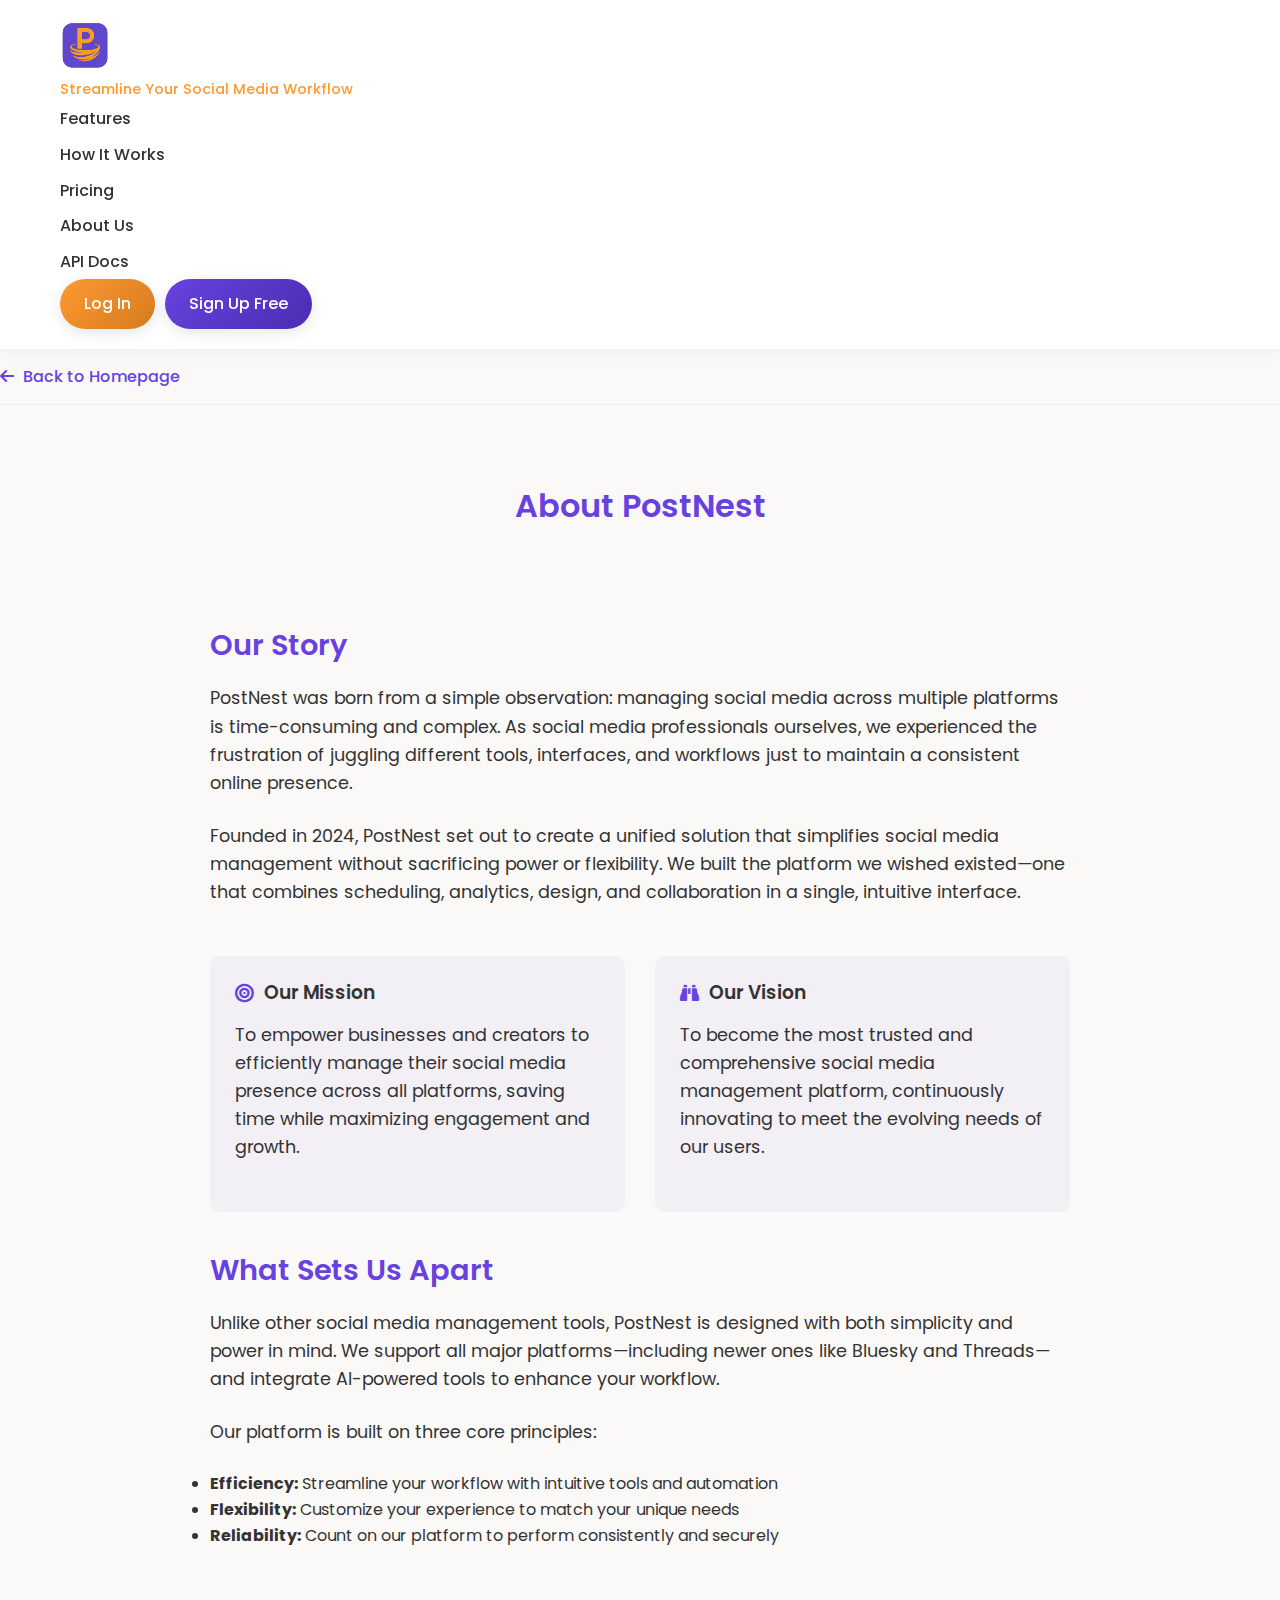
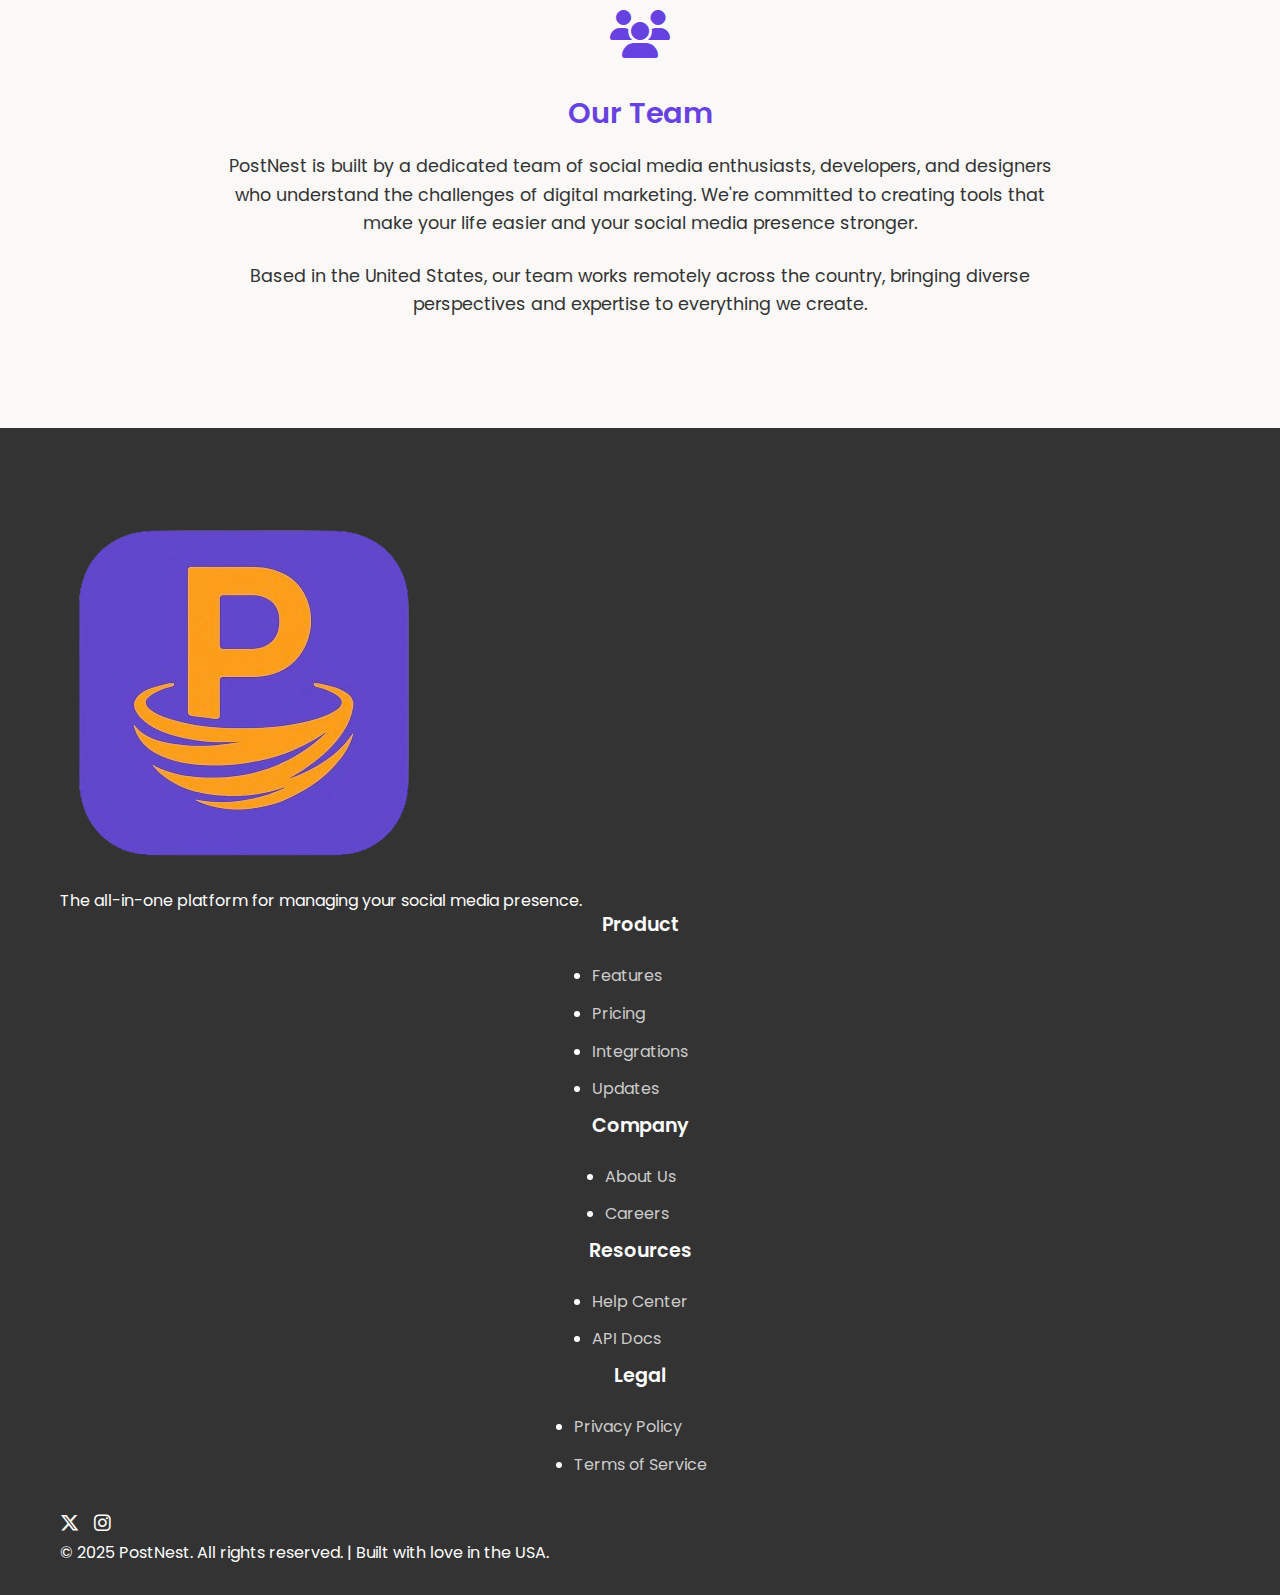
<file: about.html>
<!DOCTYPE html>
<html lang="en">
<head>
    <meta charset="UTF-8">
    <meta name="viewport" content="width=device-width, initial-scale=1.0">
    <title>About Us - PostNest</title>
    <meta name="description" content="About PostNest - The all-in-one platform for scheduling posts to social media platforms.">
    <link rel="stylesheet" href="css/style.css">
    <link rel="icon" href="images/favicon.ico">
    <!-- Font Awesome for icons -->
    <link rel="stylesheet" href="https://cdnjs.cloudflare.com/ajax/libs/font-awesome/6.5.1/css/all.min.css">
    <!-- Google Fonts -->
    <link href="https://fonts.googleapis.com/css2?family=Poppins:wght@300;400;500;600;700&display=swap" rel="stylesheet">
    <style>
        .about-header {
            background-color: var(--light-color);
            padding: 60px 0 30px;
            text-align: center;
            position: relative;
        }
        
        .about-header h1 {
            color: var(--primary-color);
            margin-bottom: 10px;
        }
        
        .about-content {
            max-width: 900px;
            margin: 0 auto;
            padding: 60px 20px;
            line-height: 1.6;
        }
        
        .about-content p {
            font-size: 1.1rem;
            color: var(--dark-color);
            margin-bottom: 25px;
        }
        
        .about-section {
            margin-bottom: 50px;
        }
        
        .about-section h2 {
            color: var(--primary-color);
            margin-bottom: 20px;
            font-size: 1.8rem;
        }
        
        .about-section h3 {
            color: var(--primary-color);
            margin-bottom: 15px;
            font-size: 1.4rem;
        }
        
        .mission-vision {
            display: flex;
            gap: 30px;
            margin-top: 30px;
            margin-bottom: 40px;
        }
        
        .mission, .vision {
            flex: 1;
            padding: 25px;
            border-radius: 10px;
            background-color: rgba(104, 66, 224, 0.05);
        }
        
        .mission h3, .vision h3 {
            display: flex;
            align-items: center;
            margin-bottom: 15px;
        }
        
        .mission h3 i, .vision h3 i {
            margin-right: 10px;
            color: var(--primary-color);
        }
        
        .team-section {
            text-align: center;
        }
        
        .team-icon {
            font-size: 3rem;
            color: var(--primary-color);
            margin-bottom: 20px;
        }
        
        @media (max-width: 768px) {
            .mission-vision {
                flex-direction: column;
            }
        }
    </style>
</head>
<body>
    <header>
        <div class="container">
            <nav>
                <div class="logo">
                    <a href="index.html">
                        <img src="images/logo.png" alt="PostNest Logo">
                    </a>
                    <span class="tagline">Streamline Your Social Media Workflow</span>
                </div>
                <div class="nav-links">
                    <ul>
                        <li><a href="index.html#features">Features</a></li>
                        <li><a href="index.html#how-it-works">How It Works</a></li>
                        <li><a href="index.html#pricing">Pricing</a></li>
                        <li><a href="about.html">About Us</a></li>
                        <li><a href="api-docs.html">API Docs</a></li>
                    </ul>
                </div>
                <div class="cta-buttons">
                    <a href="#" class="btn btn-secondary">Log In</a>
                    <a href="#" class="btn btn-primary">Sign Up Free</a>
                </div>
            </nav>
        </div>
    </header>
    
    <a href="index.html" class="back-to-home"><i class="fas fa-arrow-left"></i> Back to Homepage</a>
    
    <section class="about-header">
        <div class="container">
            <h1>About PostNest</h1>
        </div>
    </section>

    <div class="about-content">
        <div class="about-section">
            <h2>Our Story</h2>
            <p>PostNest was born from a simple observation: managing social media across multiple platforms is time-consuming and complex. As social media professionals ourselves, we experienced the frustration of juggling different tools, interfaces, and workflows just to maintain a consistent online presence.</p>
            <p>Founded in 2024, PostNest set out to create a unified solution that simplifies social media management without sacrificing power or flexibility. We built the platform we wished existed—one that combines scheduling, analytics, design, and collaboration in a single, intuitive interface.</p>
        </div>
        
        <div class="mission-vision">
            <div class="mission">
                <h3><i class="fas fa-bullseye"></i> Our Mission</h3>
                <p>To empower businesses and creators to efficiently manage their social media presence across all platforms, saving time while maximizing engagement and growth.</p>
            </div>
            <div class="vision">
                <h3><i class="fas fa-binoculars"></i> Our Vision</h3>
                <p>To become the most trusted and comprehensive social media management platform, continuously innovating to meet the evolving needs of our users.</p>
            </div>
        </div>
        
        <div class="about-section">
            <h2>What Sets Us Apart</h2>
            <p>Unlike other social media management tools, PostNest is designed with both simplicity and power in mind. We support all major platforms—including newer ones like Bluesky and Threads—and integrate AI-powered tools to enhance your workflow.</p>
            <p>Our platform is built on three core principles:</p>
            <ul>
                <li><strong>Efficiency:</strong> Streamline your workflow with intuitive tools and automation</li>
                <li><strong>Flexibility:</strong> Customize your experience to match your unique needs</li>
                <li><strong>Reliability:</strong> Count on our platform to perform consistently and securely</li>
            </ul>
        </div>
        
        <div class="about-section team-section">
            <div class="team-icon">
                <i class="fas fa-users"></i>
            </div>
            <h2>Our Team</h2>
            <p>PostNest is built by a dedicated team of social media enthusiasts, developers, and designers who understand the challenges of digital marketing. We're committed to creating tools that make your life easier and your social media presence stronger.</p>
            <p>Based in the United States, our team works remotely across the country, bringing diverse perspectives and expertise to everything we create.</p>
        </div>
    </div>

    <footer>
        <div class="container">
            <div class="footer-logo">
                <img src="images/logo.png" alt="PostNest Logo">
                <p>The all-in-one platform for managing your social media presence.</p>
            </div>
            <div class="footer-columns">
                <div class="footer-column">
                    <h4>Product</h4>
                    <ul>
                        <li><a href="index.html#features">Features</a></li>
                        <li><a href="index.html#pricing">Pricing</a></li>
                        <li><a href="#">Integrations</a></li>
                        <li><a href="#">Updates</a></li>
                    </ul>
                </div>
                <div class="footer-column">
                    <h4>Company</h4>
                    <ul>
                        <li><a href="about.html">About Us</a></li>
                        <li><a href="careers.html">Careers</a></li>
                    </ul>
                </div>
                <div class="footer-column">
                    <h4>Resources</h4>
                    <ul>
                        <li><a href="help.html">Help Center</a></li>
                        <li><a href="api-docs.html">API Docs</a></li>
                    </ul>
                </div>
                <div class="footer-column">
                    <h4>Legal</h4>
                    <ul>
                        <li><a href="privacy.html">Privacy Policy</a></li>
                        <li><a href="tos.html">Terms of Service</a></li>
                    </ul>
                </div>
            </div>
            <div class="social-icons">
                <a href="#"><i class="fab fa-x-twitter"></i></a>
                <a href="#"><i class="fab fa-instagram"></i></a>
            </div>
            <div class="copyright">
                <p>&copy; 2025 PostNest. All rights reserved. | Built with love in the USA.</p>
            </div>
        </div>
    </footer>

    <script src="js/main.js"></script>
</body>
</html>
</file>
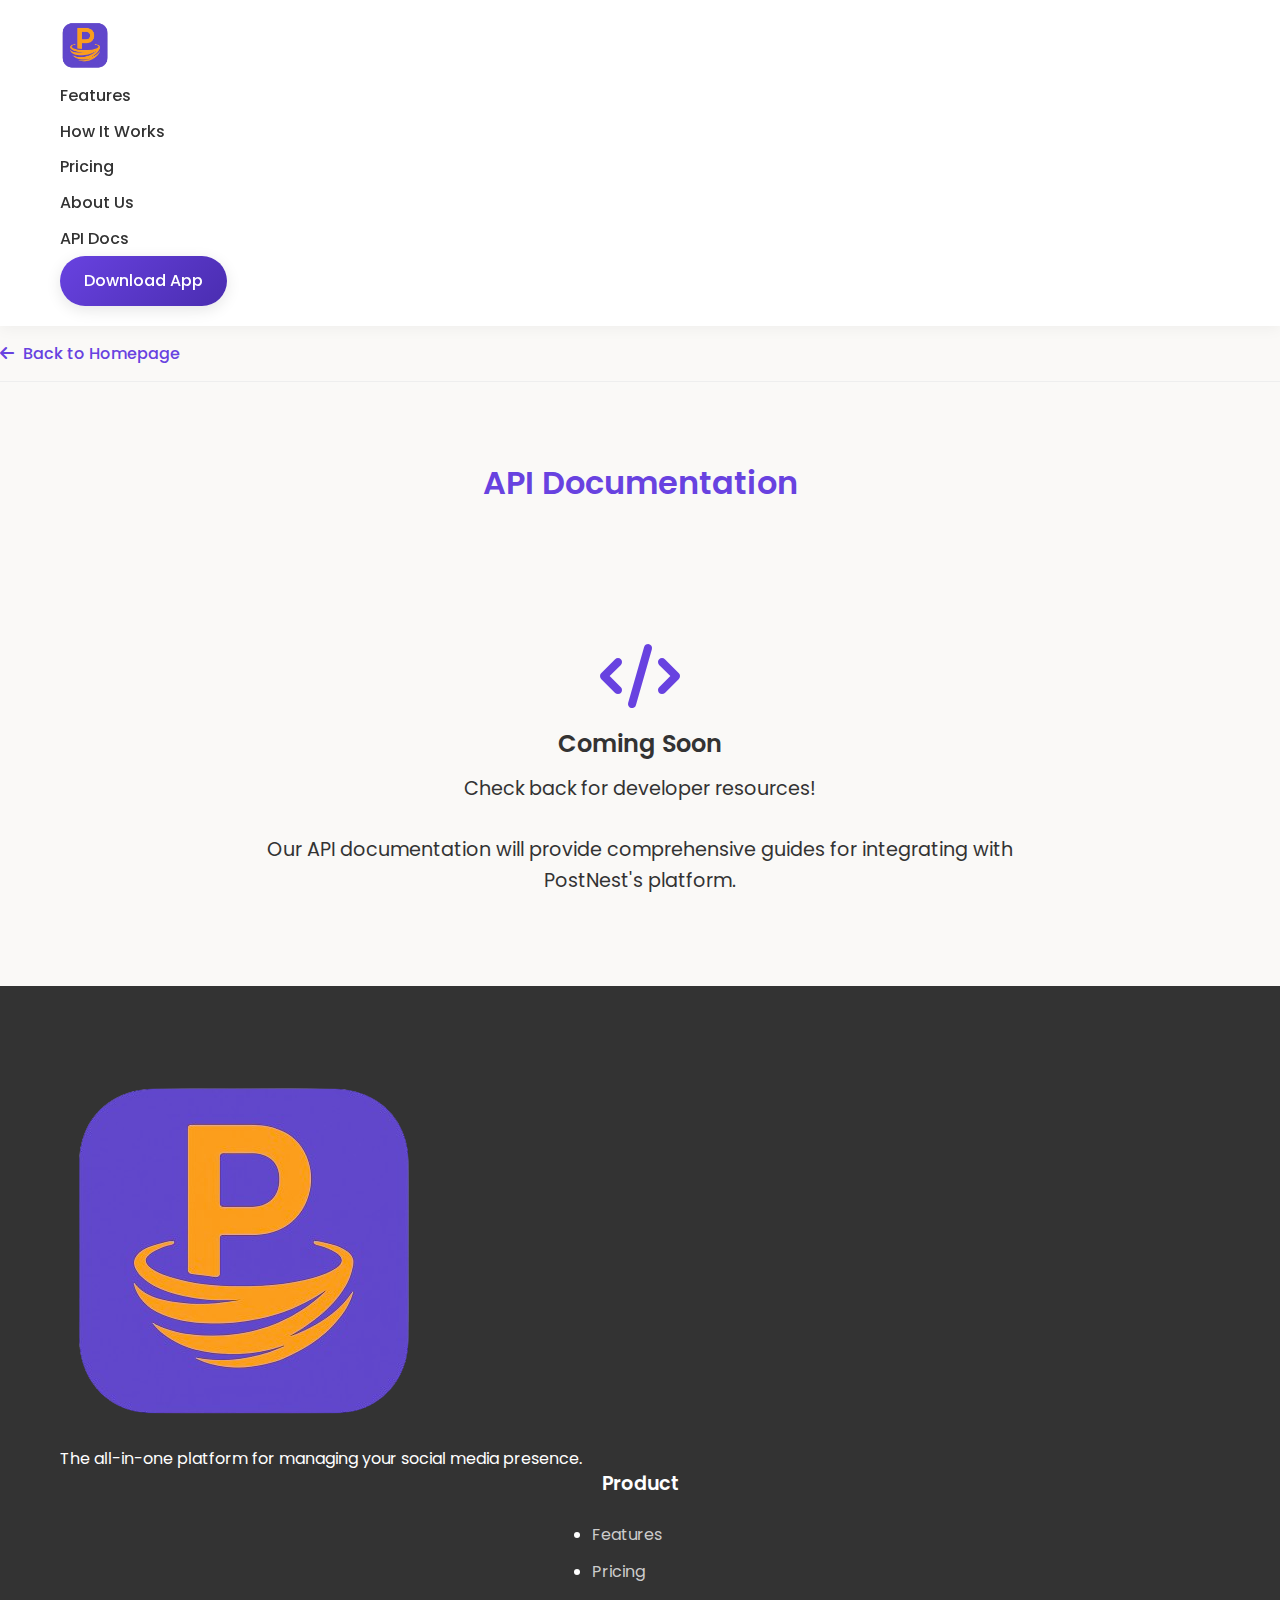
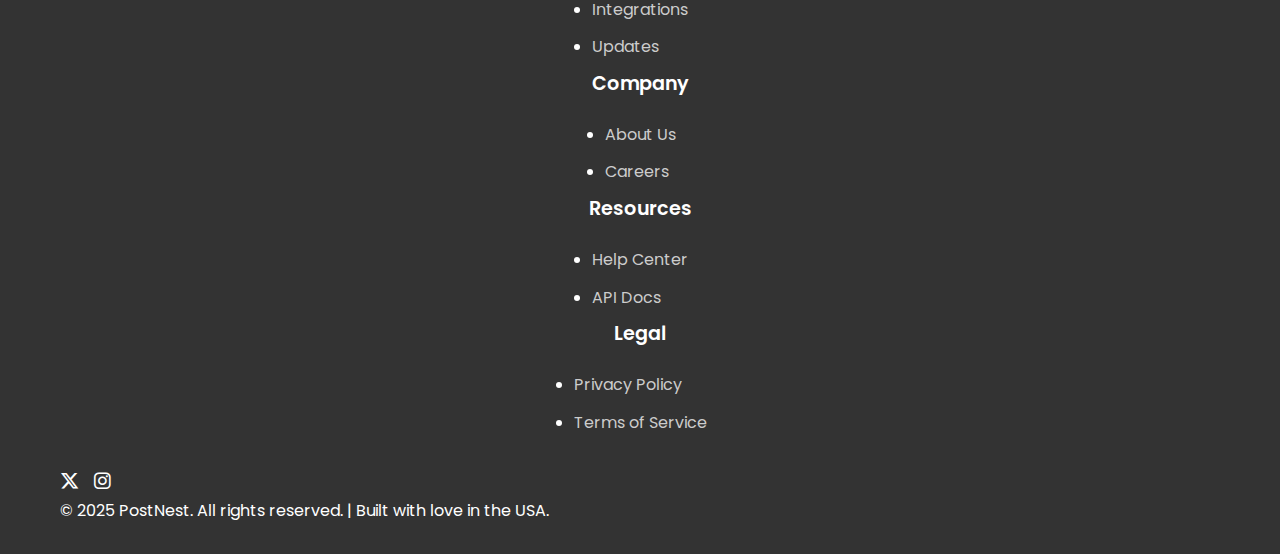
<file: api-docs.html>
<!DOCTYPE html>
<html lang="en">
<head>
    <meta charset="UTF-8">
    <meta name="viewport" content="width=device-width, initial-scale=1.0">
    <title>API Documentation - PostNest</title>
    <meta name="description" content="API Documentation for PostNest - The all-in-one platform for scheduling posts to social media platforms.">
    <link rel="stylesheet" href="css/style.css">
    <link rel="icon" href="images/favicon.ico">
    <!-- Font Awesome for icons -->
    <link rel="stylesheet" href="https://cdnjs.cloudflare.com/ajax/libs/font-awesome/6.5.1/css/all.min.css">
    <!-- Google Fonts -->
    <link href="https://fonts.googleapis.com/css2?family=Poppins:wght@300;400;500;600;700&display=swap" rel="stylesheet">
    <style>
        .api-docs-header {
            background-color: var(--light-color);
            padding: 60px 0 30px;
            text-align: center;
            position: relative;
        }

        .api-docs-header h1 {
            color: var(--primary-color);
            margin-bottom: 10px;
        }

        .api-docs-content {
            max-width: 800px;
            margin: 0 auto;
            padding: 60px 20px;
            text-align: center;
            line-height: 1.6;
        }

        .api-docs-content p {
            font-size: 1.2rem;
            color: var(--dark-color);
            margin-bottom: 30px;
        }

        .coming-soon {
            display: flex;
            flex-direction: column;
            align-items: center;
            justify-content: center;
            margin-top: 40px;
        }

        .coming-soon i {
            font-size: 4rem;
            color: var(--primary-color);
            margin-bottom: 20px;
        }
    </style>
</head>
<body>
    <header>
        <div class="container">
            <nav>
                <div class="logo">
                    <a href="index.html">
                        <img src="images/logo.png" alt="PostNest Logo">
                    </a>
                </div>
                <div class="nav-links">
                    <ul>
                        <li><a href="index.html#features">Features</a></li>
                        <li><a href="index.html#how-it-works">How It Works</a></li>
                        <li><a href="index.html#pricing">Pricing</a></li>
                        <li><a href="about.html">About Us</a></li>
                        <li><a href="api-docs.html">API Docs</a></li>
                    </ul>
                </div>
                <div class="cta-buttons">
                    <a href="index.html#download" class="btn btn-primary">Download App</a>
                </div>
            </nav>
        </div>
    </header>

    <a href="index.html" class="back-to-home"><i class="fas fa-arrow-left"></i> Back to Homepage</a>

    <section class="api-docs-header">
        <div class="container">
            <h1>API Documentation</h1>
        </div>
    </section>

    <div class="api-docs-content">
        <div class="coming-soon">
            <i class="fas fa-code"></i>
            <h2>Coming Soon</h2>
            <p>Check back for developer resources!</p>
            <p>Our API documentation will provide comprehensive guides for integrating with PostNest's platform.</p>
        </div>
    </div>

    <footer>
        <div class="container">
            <div class="footer-logo">
                <img src="images/logo.png" alt="PostNest Logo">
                <p>The all-in-one platform for managing your social media presence.</p>
            </div>
            <div class="footer-columns">
                <div class="footer-column">
                    <h4>Product</h4>
                    <ul>
                        <li><a href="index.html#features">Features</a></li>
                        <li><a href="index.html#pricing">Pricing</a></li>
                        <li><a href="#">Integrations</a></li>
                        <li><a href="#">Updates</a></li>
                    </ul>
                </div>
                <div class="footer-column">
                    <h4>Company</h4>
                    <ul>
                        <li><a href="about.html">About Us</a></li>
                        <li><a href="careers.html">Careers</a></li>
                    </ul>
                </div>
                <div class="footer-column">
                    <h4>Resources</h4>
                    <ul>
                        <li><a href="help.html">Help Center</a></li>
                        <li><a href="api-docs.html">API Docs</a></li>
                    </ul>
                </div>
                <div class="footer-column">
                    <h4>Legal</h4>
                    <ul>
                        <li><a href="privacy.html">Privacy Policy</a></li>
                        <li><a href="tos.html">Terms of Service</a></li>
                    </ul>
                </div>
            </div>
            <div class="social-icons">
                <a href="#"><i class="fab fa-x-twitter"></i></a>
                <a href="#"><i class="fab fa-instagram"></i></a>
            </div>
            <div class="copyright">
                <p>&copy; 2025 PostNest. All rights reserved. | Built with love in the USA.</p>
            </div>
        </div>
    </footer>

    <script src="js/main.js"></script>
</body>
</html>
</file>
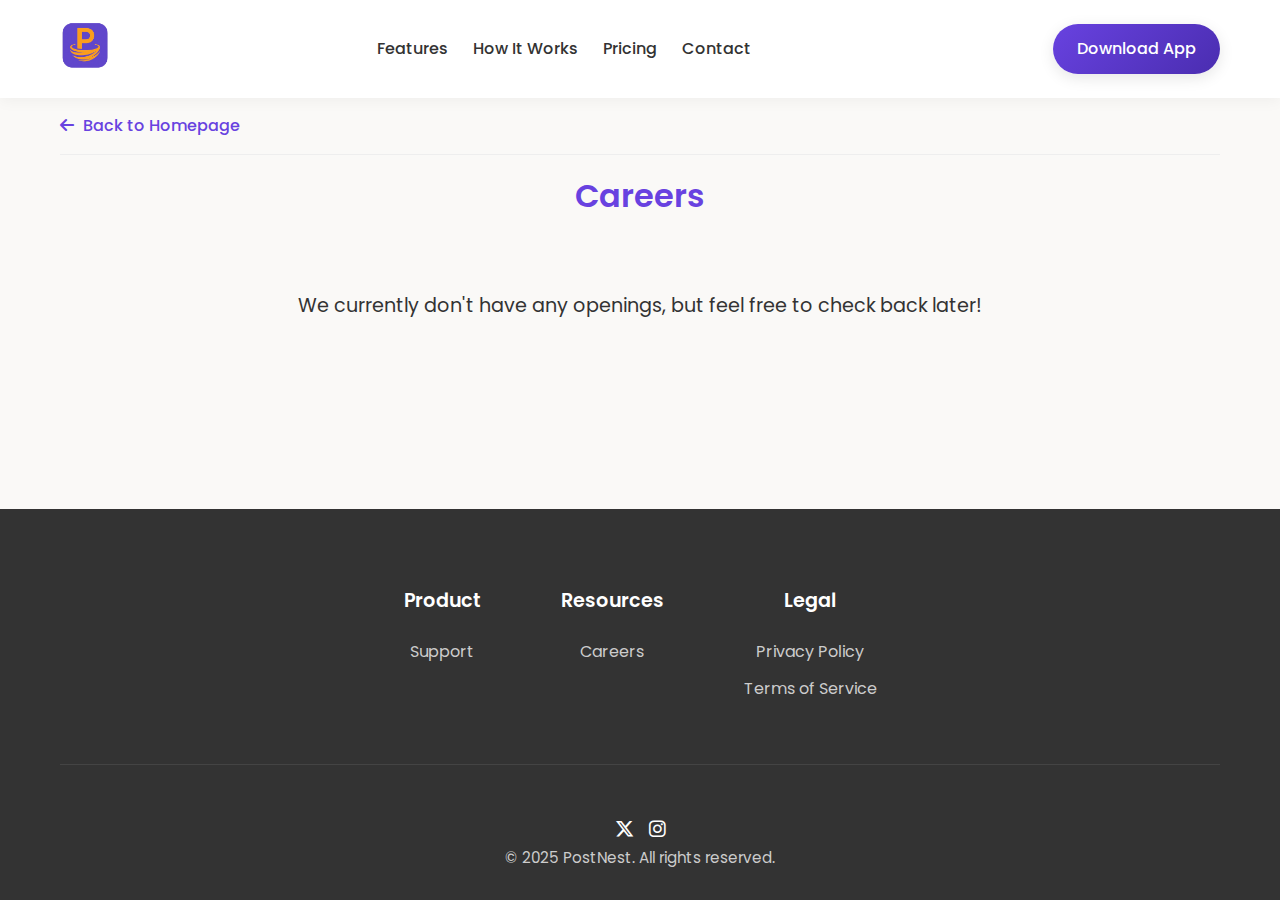
<file: careers.html>
<!DOCTYPE html>
<html lang="en">
<head>
    <meta charset="UTF-8">
    <meta name="viewport" content="width=device-width, initial-scale=1.0">
    <title>Careers - PostNest</title>
    <meta name="description" content="Career opportunities at PostNest - The all-in-one platform for scheduling posts to social media platforms.">
    <link rel="stylesheet" href="css/style.css">
    <!-- Favicon links -->
    <link rel="apple-touch-icon" sizes="180x180" href="images/favicon_io/apple-touch-icon.png">
    <link rel="icon" type="image/png" sizes="32x32" href="images/favicon_io/favicon-32x32.png">
    <link rel="icon" type="image/png" sizes="16x16" href="images/favicon_io/favicon-16x16.png">
    <link rel="shortcut icon" href="images/favicon_io/favicon.ico">
    <meta name="theme-color" content="#6842e0">
    <!-- Font Awesome for icons -->
    <link rel="stylesheet" href="https://cdnjs.cloudflare.com/ajax/libs/font-awesome/6.5.1/css/all.min.css">
    <!-- Google Fonts -->
    <link href="https://fonts.googleapis.com/css2?family=Poppins:wght@300;400;500;600;700&display=swap" rel="stylesheet">
    <style>
        .careers-header {
            background-color: var(--light-color);
            padding: 60px 0 30px;
            text-align: center;
            position: relative;
        }

        .careers-header h1 {
            color: var(--primary-color);
            margin-bottom: 10px;
        }

        .careers-content {
            max-width: 800px;
            margin: 0 auto;
            padding: 60px 20px;
            text-align: center;
            line-height: 1.6;
        }

        .careers-content p {
            font-size: 1.2rem;
            color: var(--dark-color);
            margin-bottom: 30px;
        }
    </style>
</head>
<body>
    <header>
        <div class="container">
            <div class="header-content">
                <div class="logo-section">
                    <a href="index.html" class="logo">
                        <img src="images/logo.png" alt="PostNest Logo">
                    </a>
                </div>
                <div>
                    <ul class="nav-links">
                        <li><a href="index.html#features">Features</a></li>
                        <li><a href="index.html#how-it-works">How It Works</a></li>
                        <li><a href="index.html#pricing">Pricing</a></li>
                        <li><a href="#">Contact</a></li>
                    </ul>
                </div>
                <div class="cta-buttons">
                    <a href="index.html#download" class="btn btn-primary">Download App</a>
                </div>
            </div>
        </div>
    </header>

    <div class="container">
        <a href="index.html" class="back-to-home"><i class="fas fa-arrow-left"></i> Back to Homepage</a>
    </div>

    <main>
        <div class="container careers-container">
            <h1 style="color: var(--primary-color); margin-bottom: 15px; text-align: center;">Careers</h1>
            <div class="careers-content">
                <p>We currently don't have any openings, but feel free to check back later!</p>
            </div>
        </div>
    </main>

    <footer>
        <div class="container">
            <div class="footer-columns-container">
                <div class="footer-column">
                    <h4>Product</h4>
                    <a href="mailto:info@postnest.app">Support</a>
                </div>
                <div class="footer-column">
                    <h4>Resources</h4>
                    <a href="/careers.html">Careers</a>
                </div>
                <div class="footer-column">
                    <h4>Legal</h4>
                    <a href="/privacy.html">Privacy Policy</a>
                    <a href="/tos.html">Terms of Service</a>
                </div>
            </div>
            <div class="footer-copyright-social">
                <div class="social-icons">
                    <a href="https://x.com/postnestapp" target="_blank" aria-label="PostNest on X"><i class="fab fa-x-twitter"></i></a>
                    <a href="https://instagram.com/postnestapp" target="_blank" aria-label="PostNest on Instagram"><i class="fab fa-instagram"></i></a>
                </div>
                <p>&copy; 2025 PostNest. All rights reserved.</p>
            </div>
        </div>
    </footer>

    <script src="js/main.js"></script>
</body>
</html>
</file>
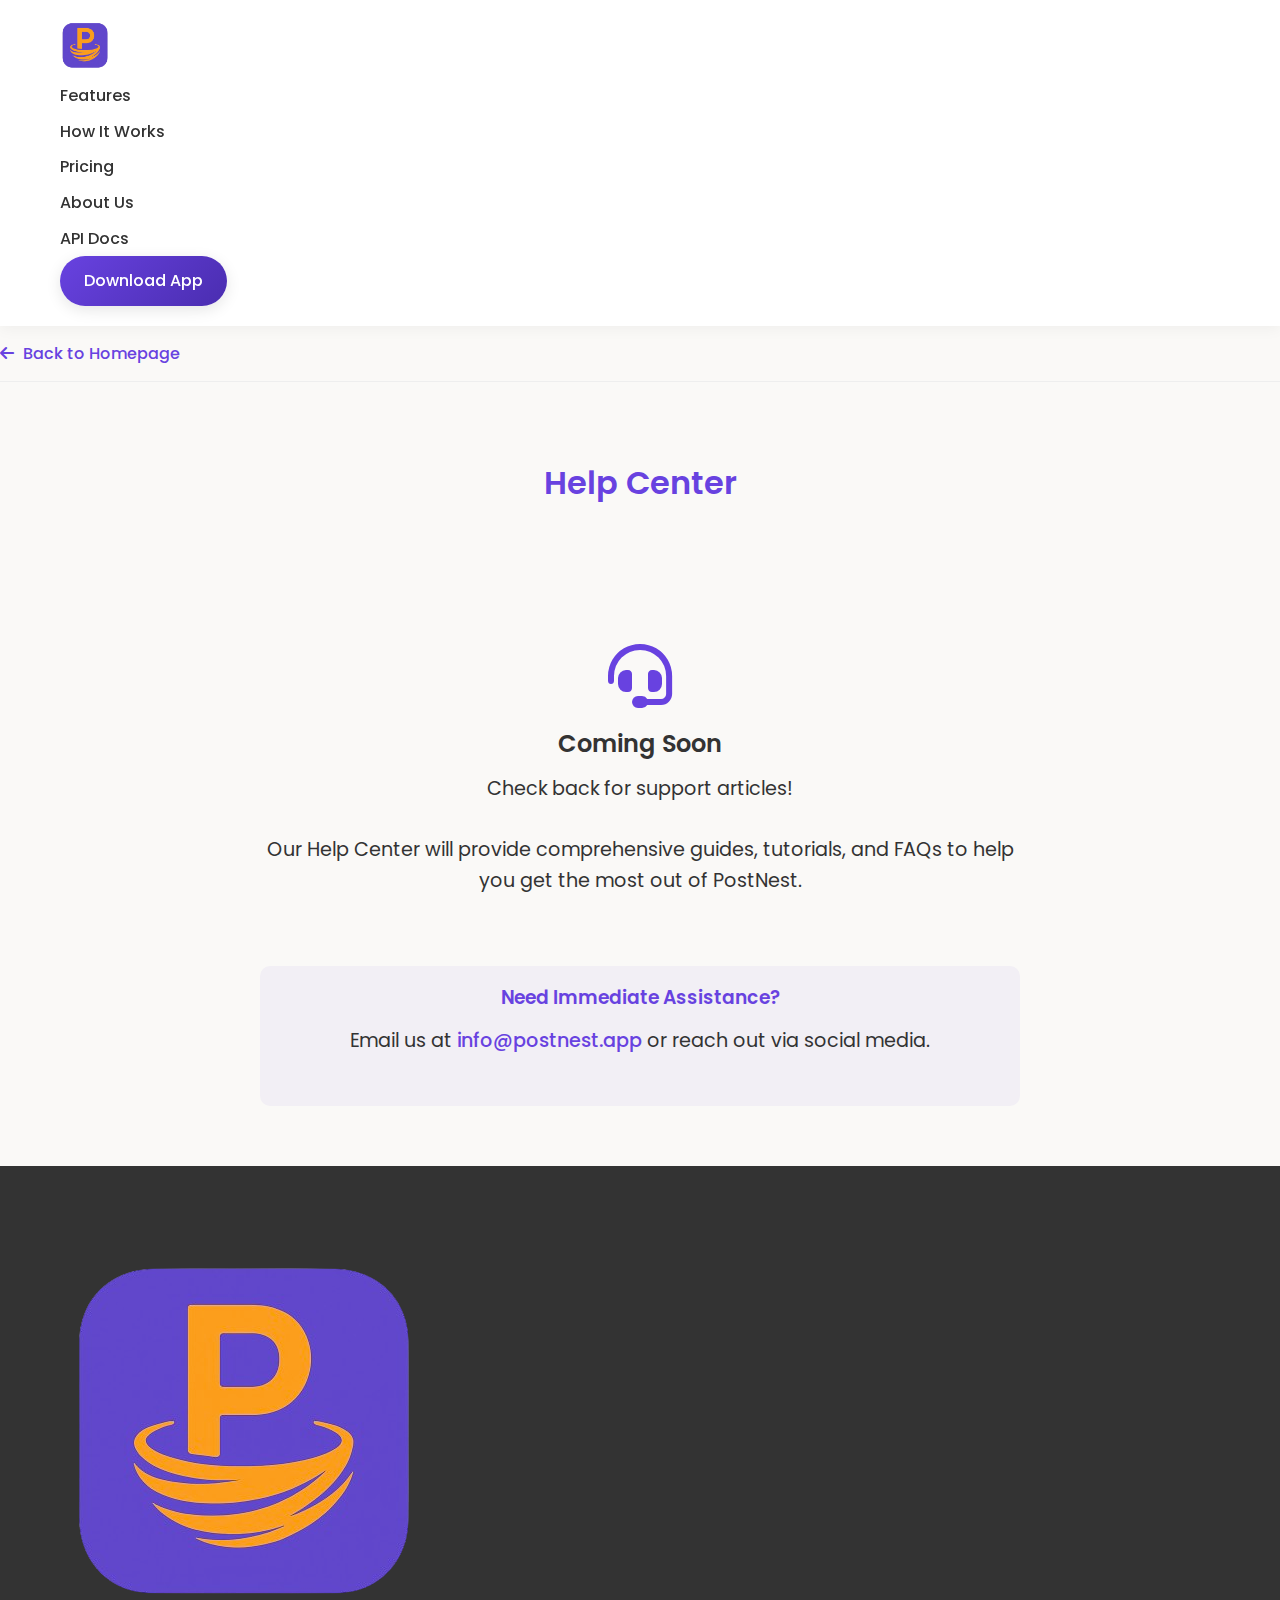
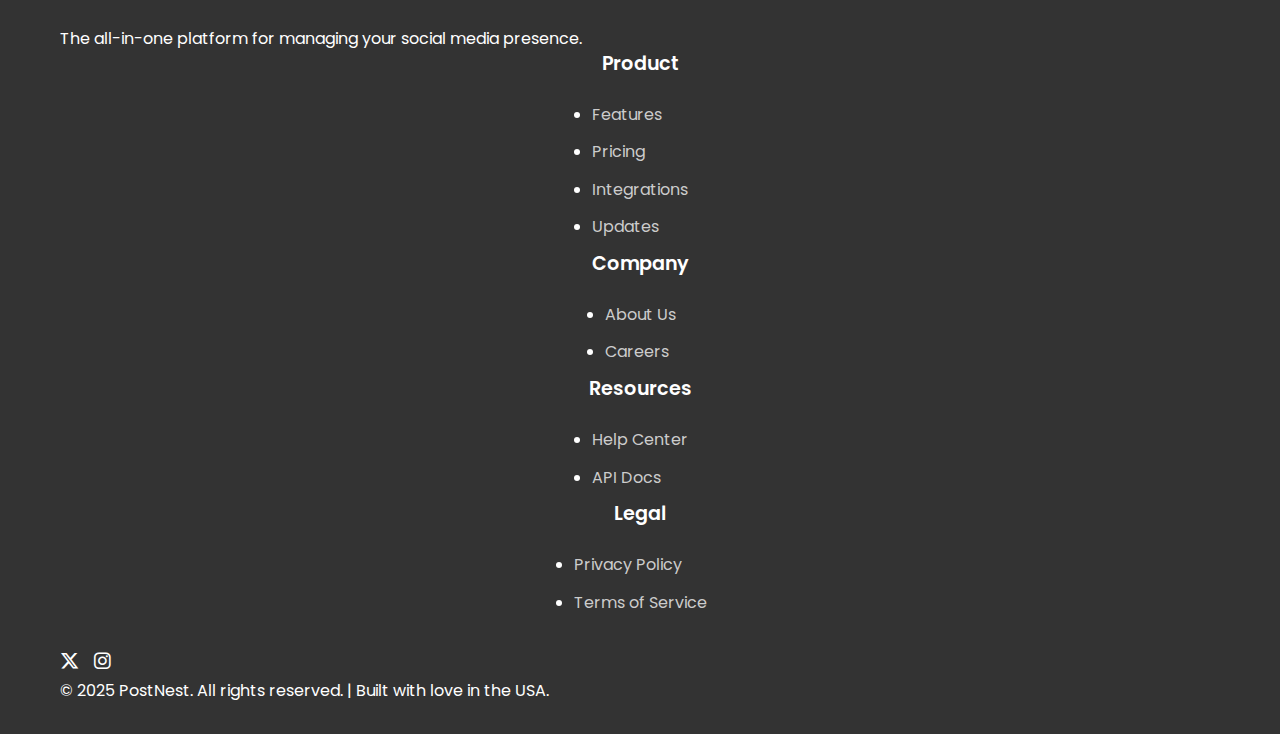
<file: help.html>
<!DOCTYPE html>
<html lang="en">
<head>
    <meta charset="UTF-8">
    <meta name="viewport" content="width=device-width, initial-scale=1.0">
    <title>Help Center - PostNest</title>
    <meta name="description" content="Help Center for PostNest - The all-in-one platform for scheduling posts to social media platforms.">
    <link rel="stylesheet" href="css/style.css">
    <link rel="icon" href="images/favicon.ico">
    <!-- Font Awesome for icons -->
    <link rel="stylesheet" href="https://cdnjs.cloudflare.com/ajax/libs/font-awesome/6.5.1/css/all.min.css">
    <!-- Google Fonts -->
    <link href="https://fonts.googleapis.com/css2?family=Poppins:wght@300;400;500;600;700&display=swap" rel="stylesheet">
    <style>
        .help-header {
            background-color: var(--light-color);
            padding: 60px 0 30px;
            text-align: center;
            position: relative;
        }

        .help-header h1 {
            color: var(--primary-color);
            margin-bottom: 10px;
        }

        .help-content {
            max-width: 800px;
            margin: 0 auto;
            padding: 60px 20px;
            text-align: center;
            line-height: 1.6;
        }

        .help-content p {
            font-size: 1.2rem;
            color: var(--dark-color);
            margin-bottom: 30px;
        }

        .coming-soon {
            display: flex;
            flex-direction: column;
            align-items: center;
            justify-content: center;
            margin-top: 40px;
        }

        .coming-soon i {
            font-size: 4rem;
            color: var(--primary-color);
            margin-bottom: 20px;
        }

        .contact-info {
            margin-top: 40px;
            padding: 20px;
            background-color: rgba(104, 66, 224, 0.05);
            border-radius: 10px;
            text-align: center;
        }

        .contact-info h3 {
            color: var(--primary-color);
            margin-bottom: 15px;
        }

        .contact-info a {
            color: var(--primary-color);
            text-decoration: none;
            font-weight: 500;
            transition: all 0.3s ease;
        }

        .contact-info a:hover {
            text-decoration: underline;
        }
    </style>
</head>
<body>
    <header>
        <div class="container">
            <nav>
                <div class="logo">
                    <a href="index.html">
                        <img src="images/logo.png" alt="PostNest Logo">
                    </a>
                </div>
                <div class="nav-links">
                    <ul>
                        <li><a href="index.html#features">Features</a></li>
                        <li><a href="index.html#how-it-works">How It Works</a></li>
                        <li><a href="index.html#pricing">Pricing</a></li>
                        <li><a href="about.html">About Us</a></li>
                        <li><a href="api-docs.html">API Docs</a></li>
                    </ul>
                </div>
                <div class="cta-buttons">
                    <a href="index.html#download" class="btn btn-primary">Download App</a>
                </div>
            </nav>
        </div>
    </header>

    <a href="index.html" class="back-to-home"><i class="fas fa-arrow-left"></i> Back to Homepage</a>

    <section class="help-header">
        <div class="container">
            <h1>Help Center</h1>
        </div>
    </section>

    <div class="help-content">
        <div class="coming-soon">
            <i class="fas fa-headset"></i>
            <h2>Coming Soon</h2>
            <p>Check back for support articles!</p>
            <p>Our Help Center will provide comprehensive guides, tutorials, and FAQs to help you get the most out of PostNest.</p>
        </div>

        <div class="contact-info">
            <h3>Need Immediate Assistance?</h3>
            <p>Email us at <a href="mailto:info@postnest.app">info@postnest.app</a> or reach out via social media.</p>
        </div>
    </div>

    <footer>
        <div class="container">
            <div class="footer-logo">
                <img src="images/logo.png" alt="PostNest Logo">
                <p>The all-in-one platform for managing your social media presence.</p>
            </div>
            <div class="footer-columns">
                <div class="footer-column">
                    <h4>Product</h4>
                    <ul>
                        <li><a href="index.html#features">Features</a></li>
                        <li><a href="index.html#pricing">Pricing</a></li>
                        <li><a href="#">Integrations</a></li>
                        <li><a href="#">Updates</a></li>
                    </ul>
                </div>
                <div class="footer-column">
                    <h4>Company</h4>
                    <ul>
                        <li><a href="about.html">About Us</a></li>
                        <li><a href="careers.html">Careers</a></li>
                    </ul>
                </div>
                <div class="footer-column">
                    <h4>Resources</h4>
                    <ul>
                        <li><a href="help.html">Help Center</a></li>
                        <li><a href="api-docs.html">API Docs</a></li>
                    </ul>
                </div>
                <div class="footer-column">
                    <h4>Legal</h4>
                    <ul>
                        <li><a href="privacy.html">Privacy Policy</a></li>
                        <li><a href="tos.html">Terms of Service</a></li>
                    </ul>
                </div>
            </div>
            <div class="social-icons">
                <a href="#"><i class="fab fa-x-twitter"></i></a>
                <a href="#"><i class="fab fa-instagram"></i></a>
            </div>
            <div class="copyright">
                <p>&copy; 2025 PostNest. All rights reserved. | Built with love in the USA.</p>
            </div>
        </div>
    </footer>

    <script src="js/main.js"></script>
</body>
</html>
</file>
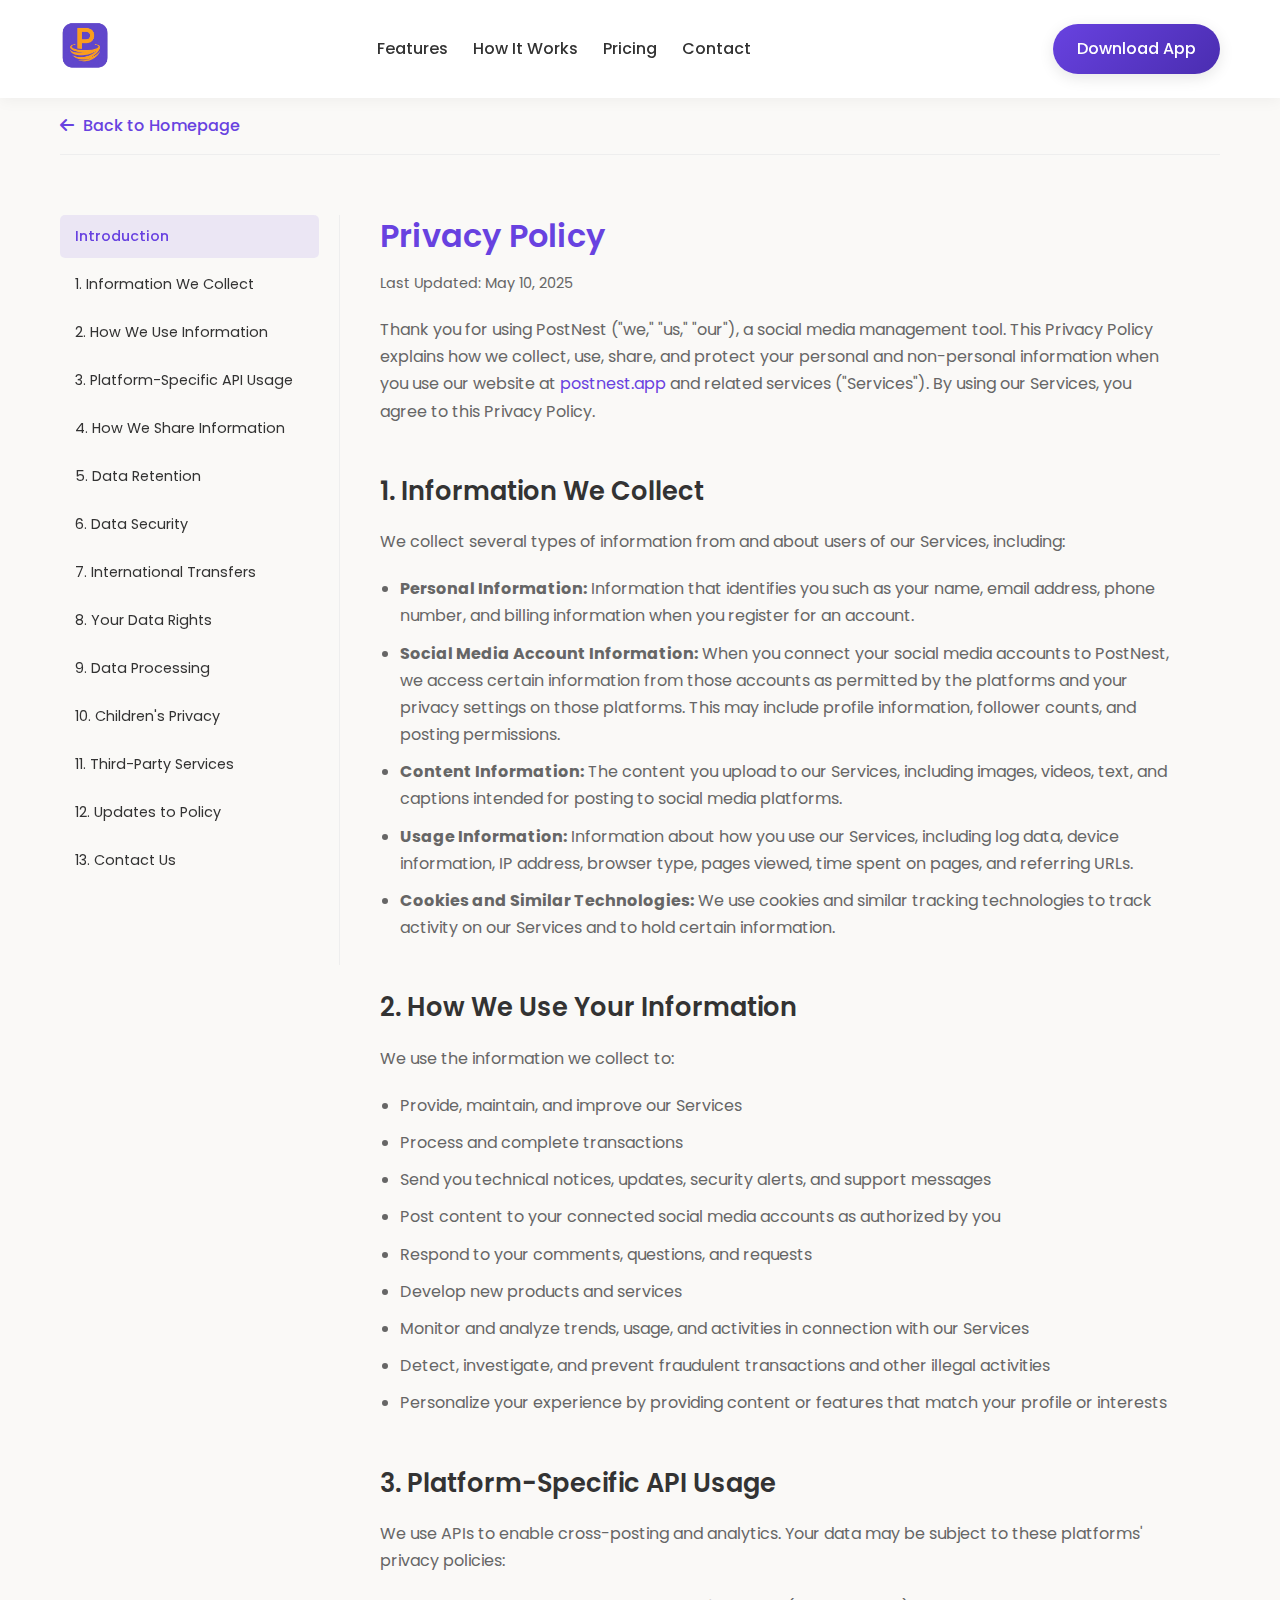
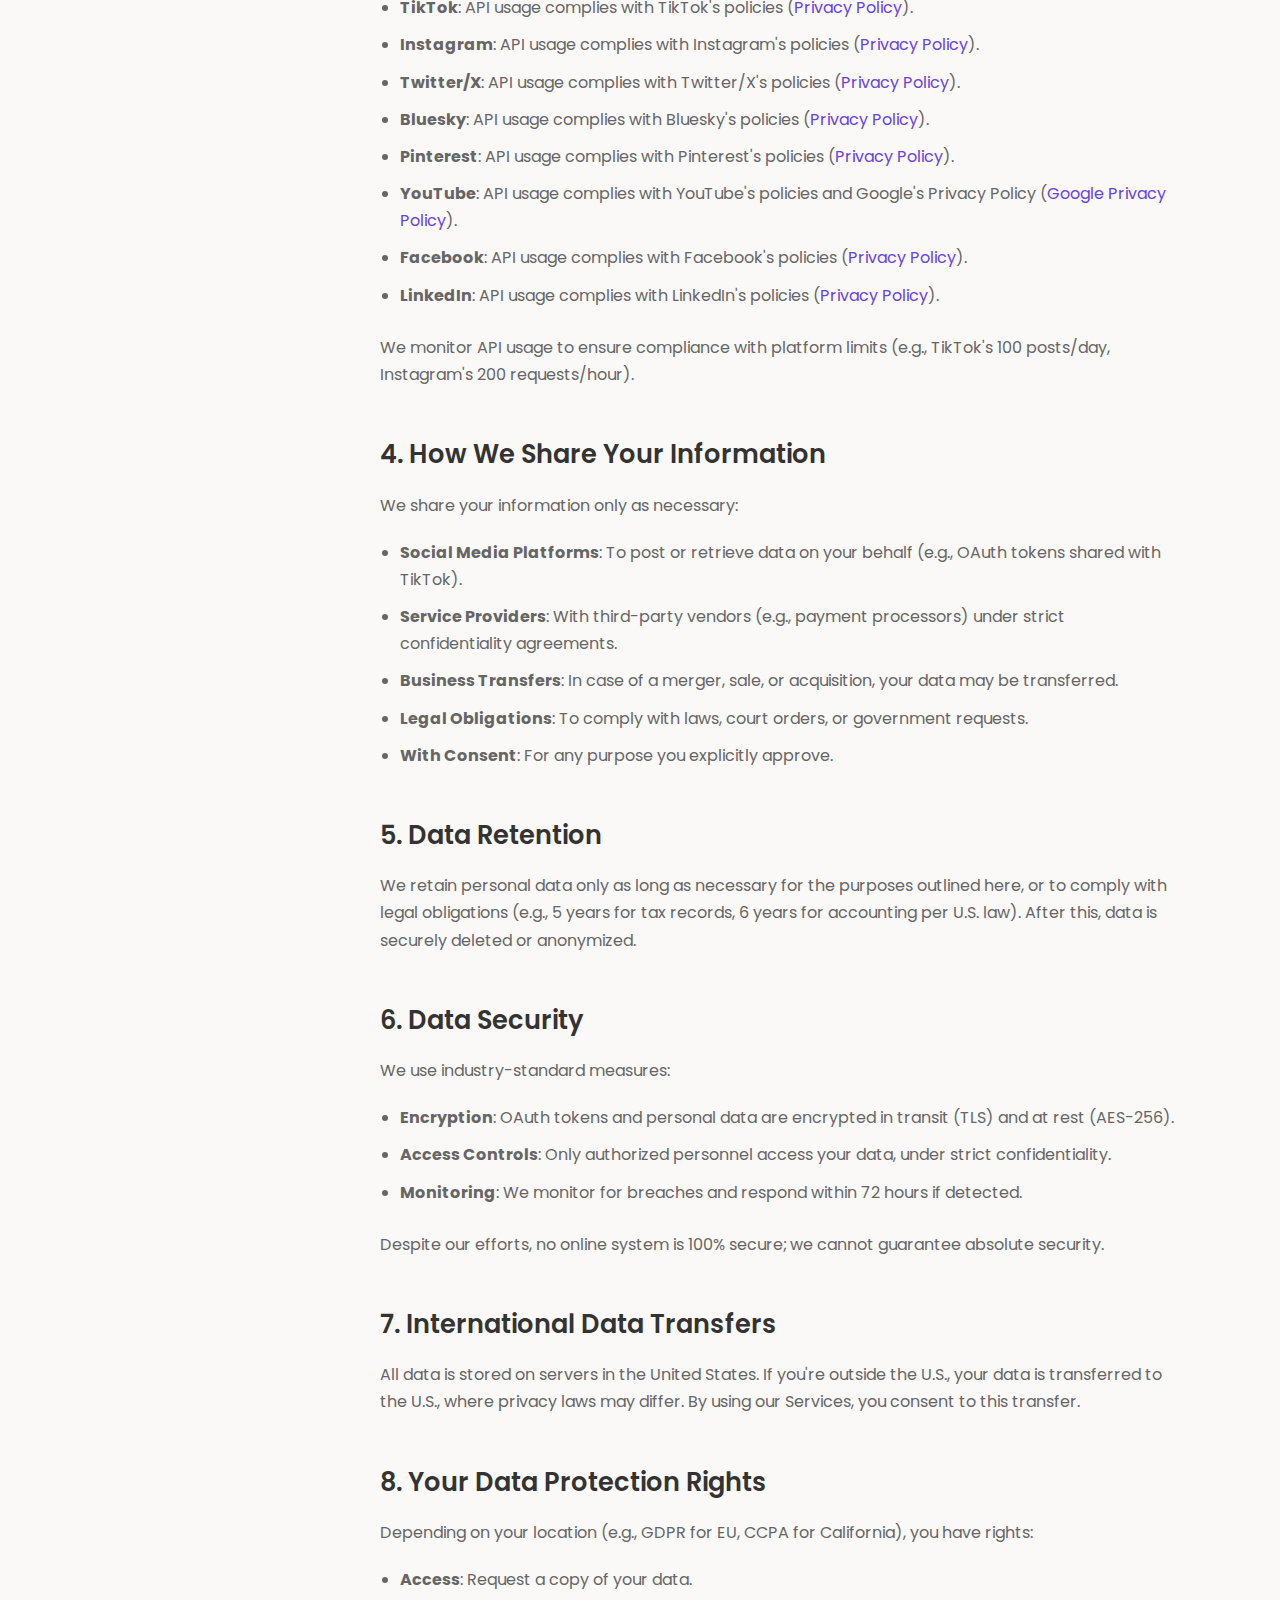
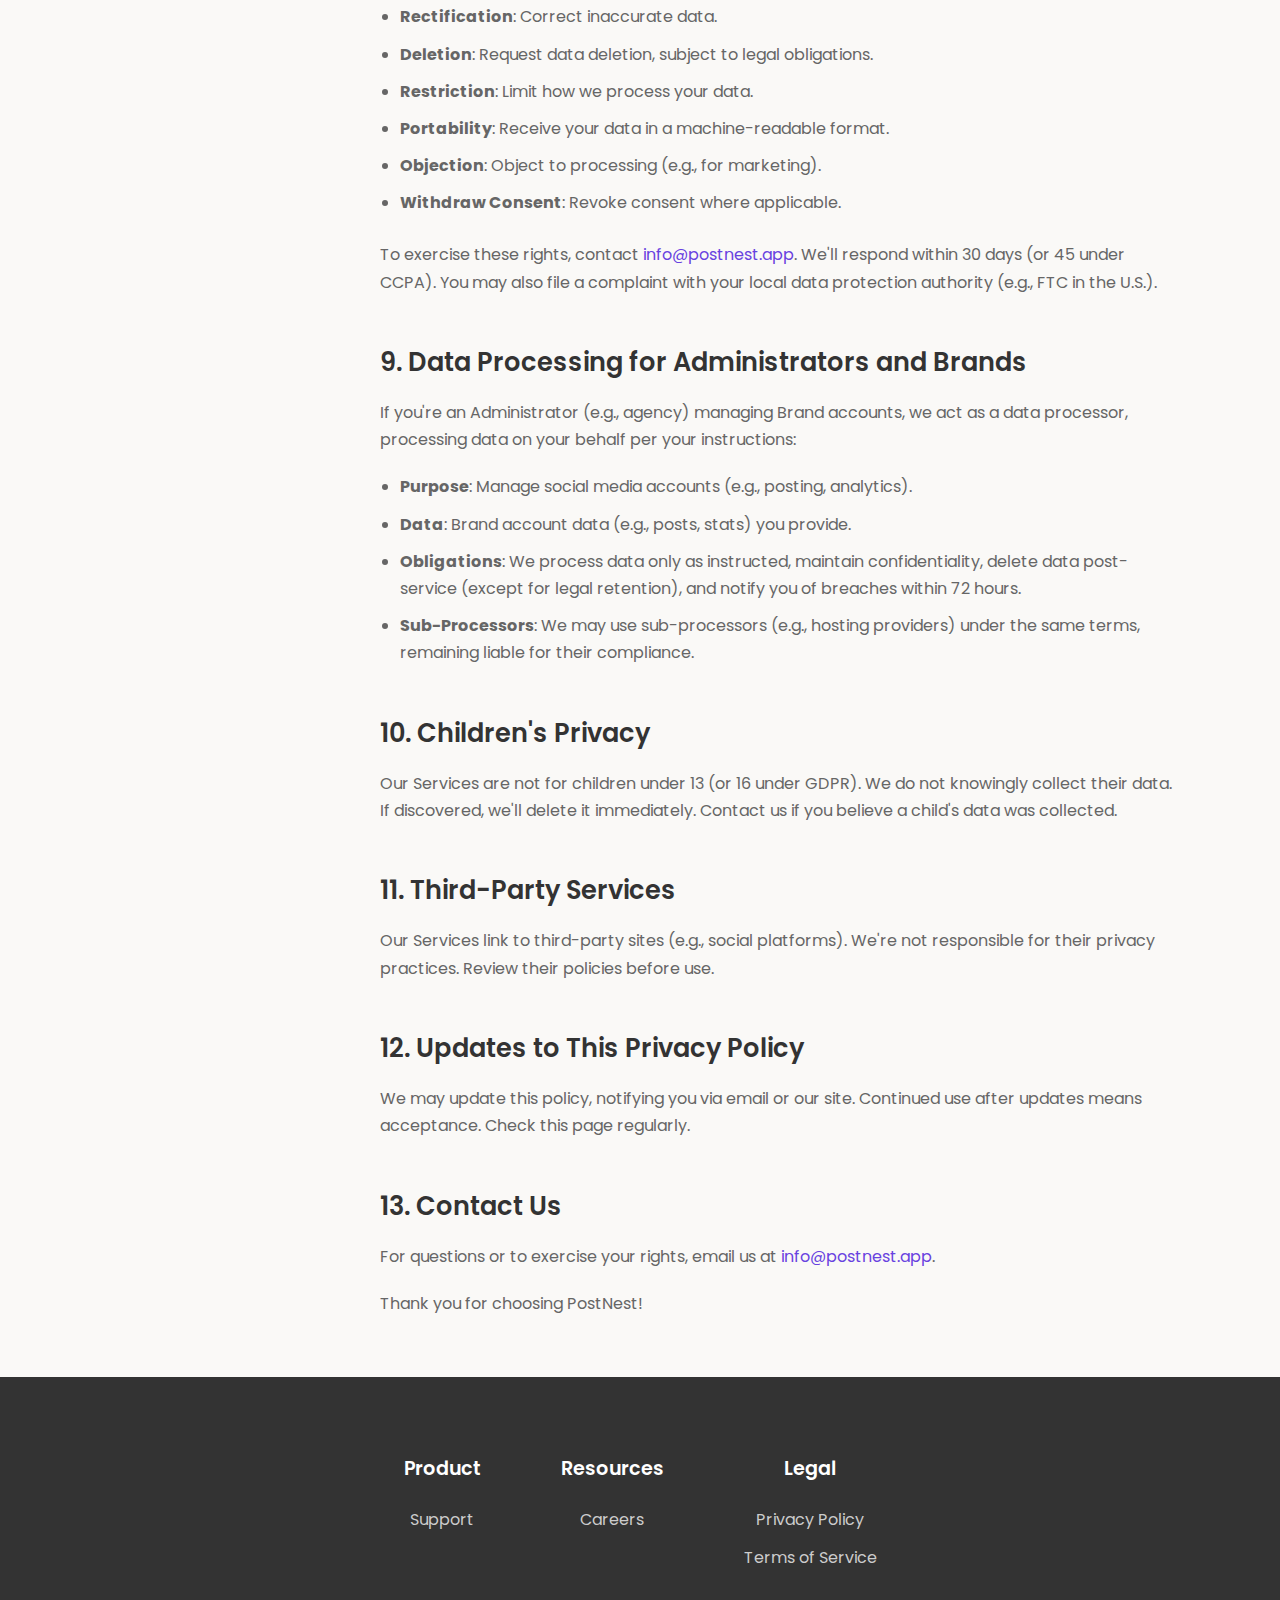
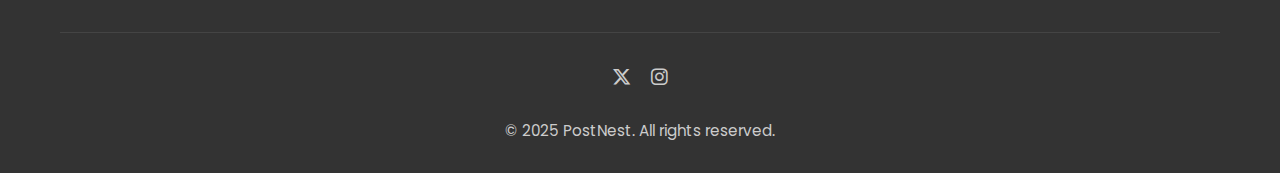
<file: privacy.html>
<!DOCTYPE html>
<html lang="en">
<head>
    <meta charset="UTF-8">
    <meta name="viewport" content="width=device-width, initial-scale=1.0">
    <title>Privacy Policy - PostNest</title>
    <meta name="description" content="Privacy Policy for PostNest - The all-in-one platform for scheduling posts to Twitter/X, Instagram, LinkedIn, Facebook, TikTok, YouTube, Bluesky, Threads, and Pinterest.">
    <link rel="stylesheet" href="css/style.css">
    <link rel="icon" href="images/favicon.ico">
    <!-- Font Awesome for icons -->
    <link rel="stylesheet" href="https://cdnjs.cloudflare.com/ajax/libs/font-awesome/6.5.1/css/all.min.css">
    <!-- Google Fonts -->
    <link href="https://fonts.googleapis.com/css2?family=Poppins:wght@300;400;500;600;700&display=swap" rel="stylesheet">
</head>
<body>
    <header>
        <div class="container">
            <div class="header-content">
                <div class="logo-section">
                    <a href="index.html" class="logo">
                        <img src="images/logo.png" alt="PostNest Logo">
                    </a>
                </div>
                <div>
                    <ul class="nav-links">
                        <li><a href="index.html#features">Features</a></li>
                        <li><a href="index.html#how-it-works">How It Works</a></li>
                        <li><a href="index.html#pricing">Pricing</a></li>
                        <li><a href="#">Contact</a></li>
                    </ul>
                </div>
                <div class="cta-buttons">
                    <a href="index.html#download" class="btn btn-primary">Download App</a>
                </div>
            </div>
        </div>
    </header>

    <div class="container">
        <a href="index.html" class="back-to-home"><i class="fas fa-arrow-left"></i> Back to Homepage</a>
    </div>

    <main>
        <div class="privacy-container">
            <aside class="privacy-sidebar">
                <ul class="privacy-sidebar-list">
                    <li class="privacy-sidebar-item active" data-section="intro">Introduction</li>
                    <li class="privacy-sidebar-item" data-section="section1">1. Information We Collect</li>
                    <li class="privacy-sidebar-item" data-section="section2">2. How We Use Information</li>
                    <li class="privacy-sidebar-item" data-section="section3">3. Platform-Specific API Usage</li>
                    <li class="privacy-sidebar-item" data-section="section4">4. How We Share Information</li>
                    <li class="privacy-sidebar-item" data-section="section5">5. Data Retention</li>
                    <li class="privacy-sidebar-item" data-section="section6">6. Data Security</li>
                    <li class="privacy-sidebar-item" data-section="section7">7. International Transfers</li>
                    <li class="privacy-sidebar-item" data-section="section8">8. Your Data Rights</li>
                    <li class="privacy-sidebar-item" data-section="section9">9. Data Processing</li>
                    <li class="privacy-sidebar-item" data-section="section10">10. Children's Privacy</li>
                    <li class="privacy-sidebar-item" data-section="section11">11. Third-Party Services</li>
                    <li class="privacy-sidebar-item" data-section="section12">12. Updates to Policy</li>
                    <li class="privacy-sidebar-item" data-section="section13">13. Contact Us</li>
                </ul>
            </aside>

            <div class="privacy-content">
                <h1 style="color: var(--primary-color); margin-bottom: 15px;">Privacy Policy</h1>
                <p class="last-updated">Last Updated: May 10, 2025</p>
                <div id="intro">
                    <p>Thank you for using PostNest ("we," "us," "our"), a social media management tool. This Privacy Policy explains how we collect, use, share, and protect your personal and non-personal information when you use our website at <a href="https://postnest.app">postnest.app</a> and related services ("Services"). By using our Services, you agree to this Privacy Policy.</p>
                </div>

                <h2 id="section1">1. Information We Collect</h2>
                <p>We collect several types of information from and about users of our Services, including:</p>
                <ul>
                    <li><strong>Personal Information:</strong> Information that identifies you such as your name, email address, phone number, and billing information when you register for an account.</li>
                    <li><strong>Social Media Account Information:</strong> When you connect your social media accounts to PostNest, we access certain information from those accounts as permitted by the platforms and your privacy settings on those platforms. This may include profile information, follower counts, and posting permissions.</li>
                    <li><strong>Content Information:</strong> The content you upload to our Services, including images, videos, text, and captions intended for posting to social media platforms.</li>
                    <li><strong>Usage Information:</strong> Information about how you use our Services, including log data, device information, IP address, browser type, pages viewed, time spent on pages, and referring URLs.</li>
                    <li><strong>Cookies and Similar Technologies:</strong> We use cookies and similar tracking technologies to track activity on our Services and to hold certain information.</li>
                </ul>

                <h2 id="section2">2. How We Use Your Information</h2>
                <p>We use the information we collect to:</p>
                <ul>
                    <li>Provide, maintain, and improve our Services</li>
                    <li>Process and complete transactions</li>
                    <li>Send you technical notices, updates, security alerts, and support messages</li>
                    <li>Post content to your connected social media accounts as authorized by you</li>
                    <li>Respond to your comments, questions, and requests</li>
                    <li>Develop new products and services</li>
                    <li>Monitor and analyze trends, usage, and activities in connection with our Services</li>
                    <li>Detect, investigate, and prevent fraudulent transactions and other illegal activities</li>
                    <li>Personalize your experience by providing content or features that match your profile or interests</li>
                </ul>

                <h2 id="section3">3. Platform-Specific API Usage</h2>
                <p>We use APIs to enable cross-posting and analytics. Your data may be subject to these platforms' privacy policies:</p>
                <ul>
                    <li><strong>TikTok</strong>: API usage complies with TikTok's policies (<a href="https://www.tiktok.com/legal/privacy-policy" target="_blank">Privacy Policy</a>).</li>
                    <li><strong>Instagram</strong>: API usage complies with Instagram's policies (<a href="https://help.instagram.com/155833707900388" target="_blank">Privacy Policy</a>).</li>
                    <li><strong>Twitter/X</strong>: API usage complies with Twitter/X's policies (<a href="https://x.com/en/privacy" target="_blank">Privacy Policy</a>).</li>
                    <li><strong>Bluesky</strong>: API usage complies with Bluesky's policies (<a href="https://bsky.app/about/privacy-policy" target="_blank">Privacy Policy</a>).</li>
                    <li><strong>Pinterest</strong>: API usage complies with Pinterest's policies (<a href="https://policy.pinterest.com/en/privacy-policy" target="_blank">Privacy Policy</a>).</li>
                    <li><strong>YouTube</strong>: API usage complies with YouTube's policies and Google's Privacy Policy (<a href="http://www.google.com/policies/privacy" target="_blank">Google Privacy Policy</a>).</li>
                    <li><strong>Facebook</strong>: API usage complies with Facebook's policies (<a href="https://www.facebook.com/privacy/policy" target="_blank">Privacy Policy</a>).</li>
                    <li><strong>LinkedIn</strong>: API usage complies with LinkedIn's policies (<a href="https://www.linkedin.com/legal/privacy-policy" target="_blank">Privacy Policy</a>).</li>
                </ul>
                <p>We monitor API usage to ensure compliance with platform limits (e.g., TikTok's 100 posts/day, Instagram's 200 requests/hour).</p>

                <h2 id="section4">4. How We Share Your Information</h2>
                <p>We share your information only as necessary:</p>
                <ul>
                    <li><strong>Social Media Platforms</strong>: To post or retrieve data on your behalf (e.g., OAuth tokens shared with TikTok).</li>
                    <li><strong>Service Providers</strong>: With third-party vendors (e.g., payment processors) under strict confidentiality agreements.</li>
                    <li><strong>Business Transfers</strong>: In case of a merger, sale, or acquisition, your data may be transferred.</li>
                    <li><strong>Legal Obligations</strong>: To comply with laws, court orders, or government requests.</li>
                    <li><strong>With Consent</strong>: For any purpose you explicitly approve.</li>
                </ul>

                <h2 id="section5">5. Data Retention</h2>
                <p>We retain personal data only as long as necessary for the purposes outlined here, or to comply with legal obligations (e.g., 5 years for tax records, 6 years for accounting per U.S. law). After this, data is securely deleted or anonymized.</p>

                <h2 id="section6">6. Data Security</h2>
                <p>We use industry-standard measures:</p>
                <ul>
                    <li><strong>Encryption</strong>: OAuth tokens and personal data are encrypted in transit (TLS) and at rest (AES-256).</li>
                    <li><strong>Access Controls</strong>: Only authorized personnel access your data, under strict confidentiality.</li>
                    <li><strong>Monitoring</strong>: We monitor for breaches and respond within 72 hours if detected.</li>
                </ul>
                <p>Despite our efforts, no online system is 100% secure; we cannot guarantee absolute security.</p>

                <h2 id="section7">7. International Data Transfers</h2>
                <p>All data is stored on servers in the United States. If you're outside the U.S., your data is transferred to the U.S., where privacy laws may differ. By using our Services, you consent to this transfer.</p>

                <h2 id="section8">8. Your Data Protection Rights</h2>
                <p>Depending on your location (e.g., GDPR for EU, CCPA for California), you have rights:</p>
                <ul>
                    <li><strong>Access</strong>: Request a copy of your data.</li>
                    <li><strong>Rectification</strong>: Correct inaccurate data.</li>
                    <li><strong>Deletion</strong>: Request data deletion, subject to legal obligations.</li>
                    <li><strong>Restriction</strong>: Limit how we process your data.</li>
                    <li><strong>Portability</strong>: Receive your data in a machine-readable format.</li>
                    <li><strong>Objection</strong>: Object to processing (e.g., for marketing).</li>
                    <li><strong>Withdraw Consent</strong>: Revoke consent where applicable.</li>
                </ul>
                <p>To exercise these rights, contact <a href="mailto:info@postnest.app">info@postnest.app</a>. We'll respond within 30 days (or 45 under CCPA). You may also file a complaint with your local data protection authority (e.g., FTC in the U.S.).</p>

                <h2 id="section9">9. Data Processing for Administrators and Brands</h2>
                <p>If you're an Administrator (e.g., agency) managing Brand accounts, we act as a data processor, processing data on your behalf per your instructions:</p>
                <ul>
                    <li><strong>Purpose</strong>: Manage social media accounts (e.g., posting, analytics).</li>
                    <li><strong>Data</strong>: Brand account data (e.g., posts, stats) you provide.</li>
                    <li><strong>Obligations</strong>: We process data only as instructed, maintain confidentiality, delete data post-service (except for legal retention), and notify you of breaches within 72 hours.</li>
                    <li><strong>Sub-Processors</strong>: We may use sub-processors (e.g., hosting providers) under the same terms, remaining liable for their compliance.</li>
                </ul>

                <h2 id="section10">10. Children's Privacy</h2>
                <p>Our Services are not for children under 13 (or 16 under GDPR). We do not knowingly collect their data. If discovered, we'll delete it immediately. Contact us if you believe a child's data was collected.</p>

                <h2 id="section11">11. Third-Party Services</h2>
                <p>Our Services link to third-party sites (e.g., social platforms). We're not responsible for their privacy practices. Review their policies before use.</p>

                <h2 id="section12">12. Updates to This Privacy Policy</h2>
                <p>We may update this policy, notifying you via email or our site. Continued use after updates means acceptance. Check this page regularly.</p>

                <h2 id="section13">13. Contact Us</h2>
                <p>For questions or to exercise your rights, email us at <a href="mailto:info@postnest.app">info@postnest.app</a>.</p>

                <p>Thank you for choosing PostNest!</p>
            </div>
        </div>
    </main>

    <footer>
        <div class="container">
            <div class="footer-columns-container">
                <div class="footer-column">
                    <h4>Product</h4>
                    <a href="mailto:info@postnest.app">Support</a>
                </div>
                <div class="footer-column">
                    <h4>Resources</h4>
                    <a href="/careers.html">Careers</a>
                </div>
                <div class="footer-column">
                    <h4>Legal</h4>
                    <a href="/privacy.html">Privacy Policy</a>
                    <a href="/tos.html">Terms of Service</a>
                </div>
            </div>
            <div class="footer-copyright-social">
                <div class="footer-social-icons">
                    <a href="#"><i class="fab fa-x-twitter"></i></a>
                    <a href="#"><i class="fab fa-instagram"></i></a>
                </div>
                <p>&copy; 2025 PostNest. All rights reserved.</p>
            </div>
        </div>
    </footer>

    <script src="js/main.js"></script>
    <script src="js/privacy.js"></script>
</body>
</html>
</file>
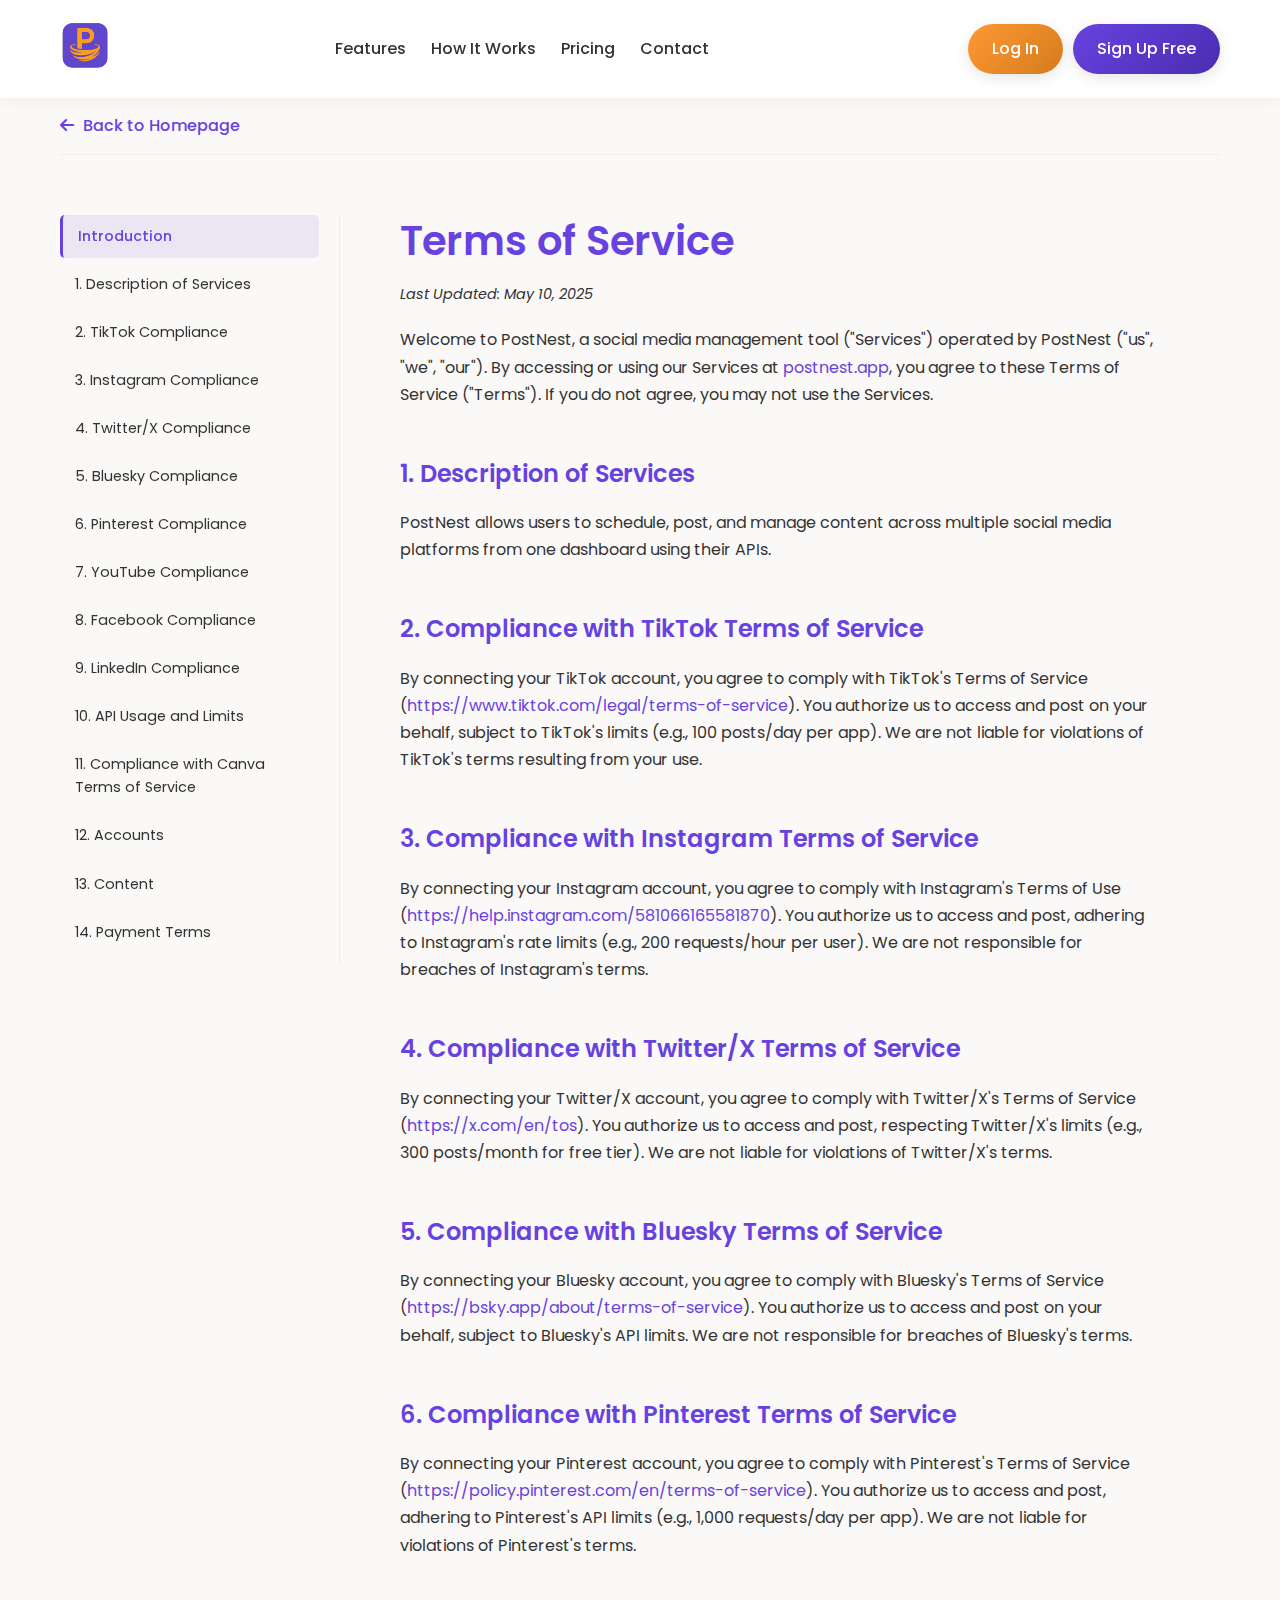
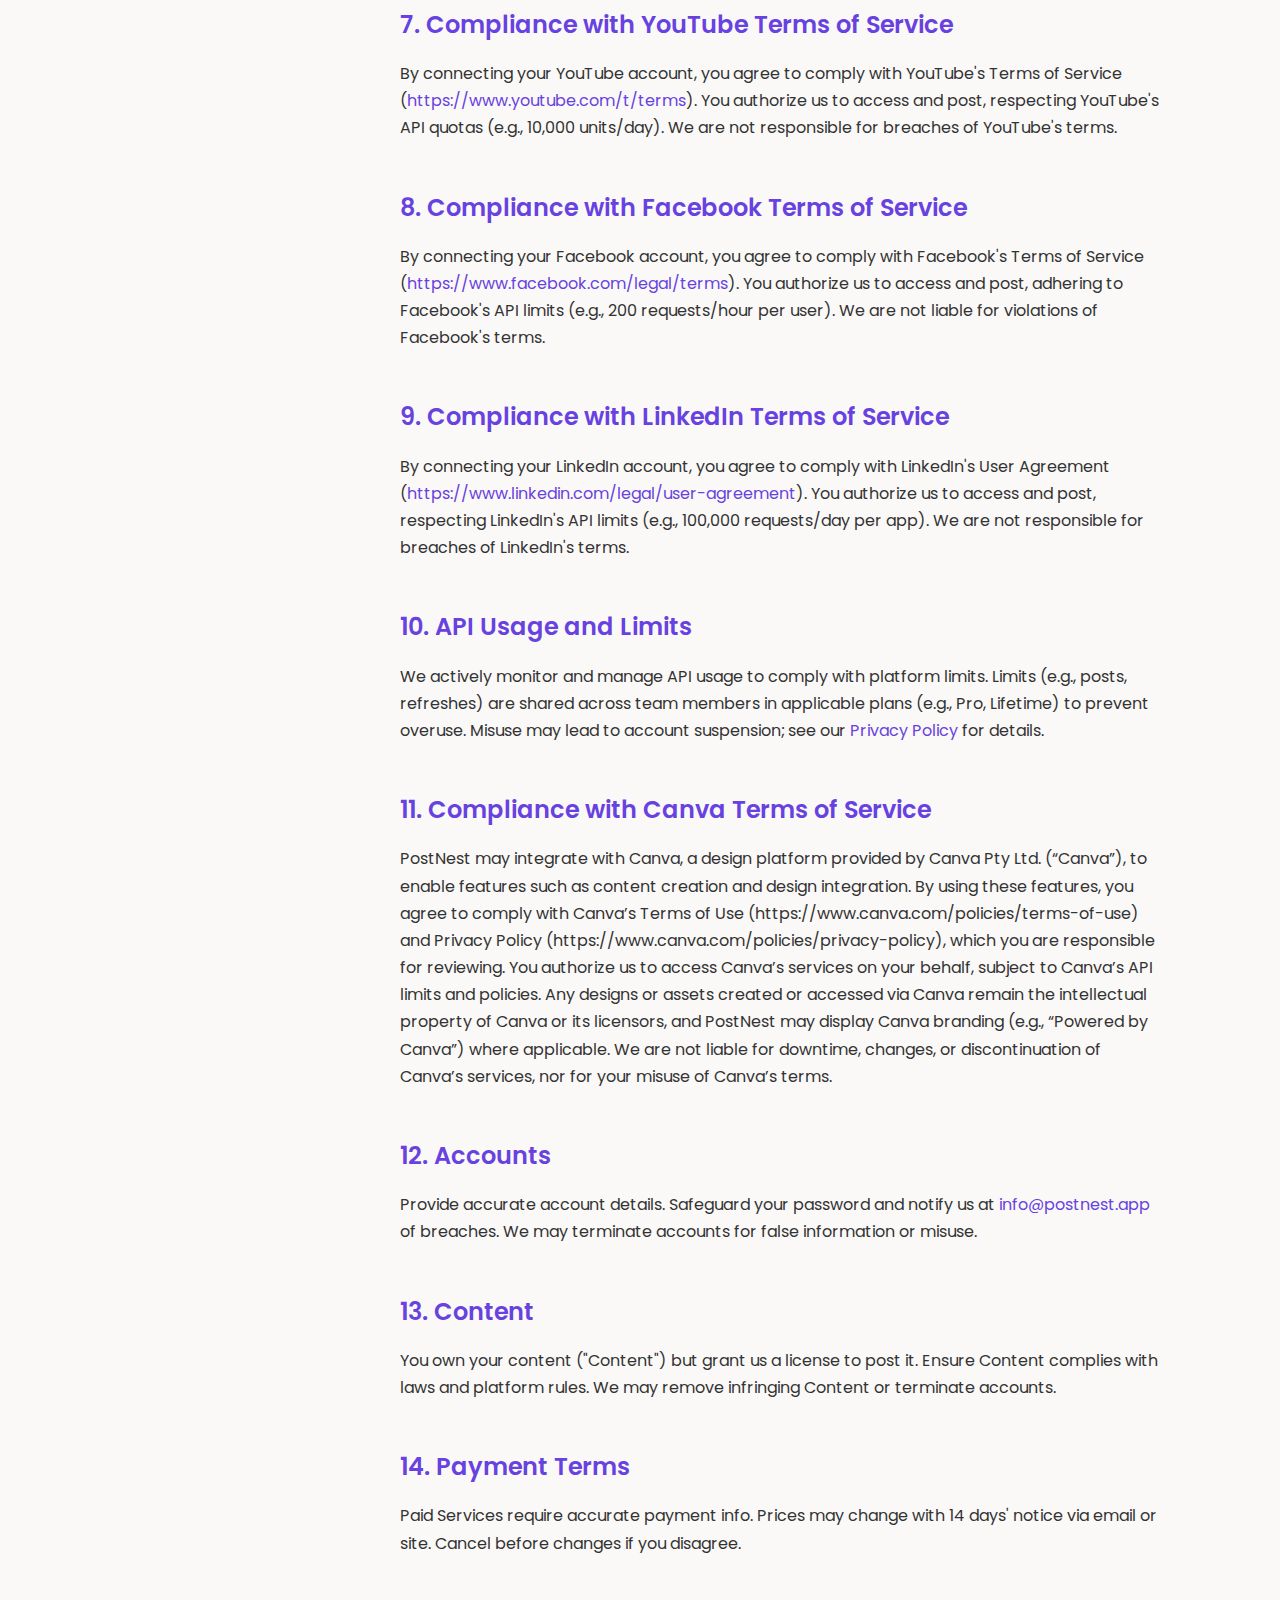
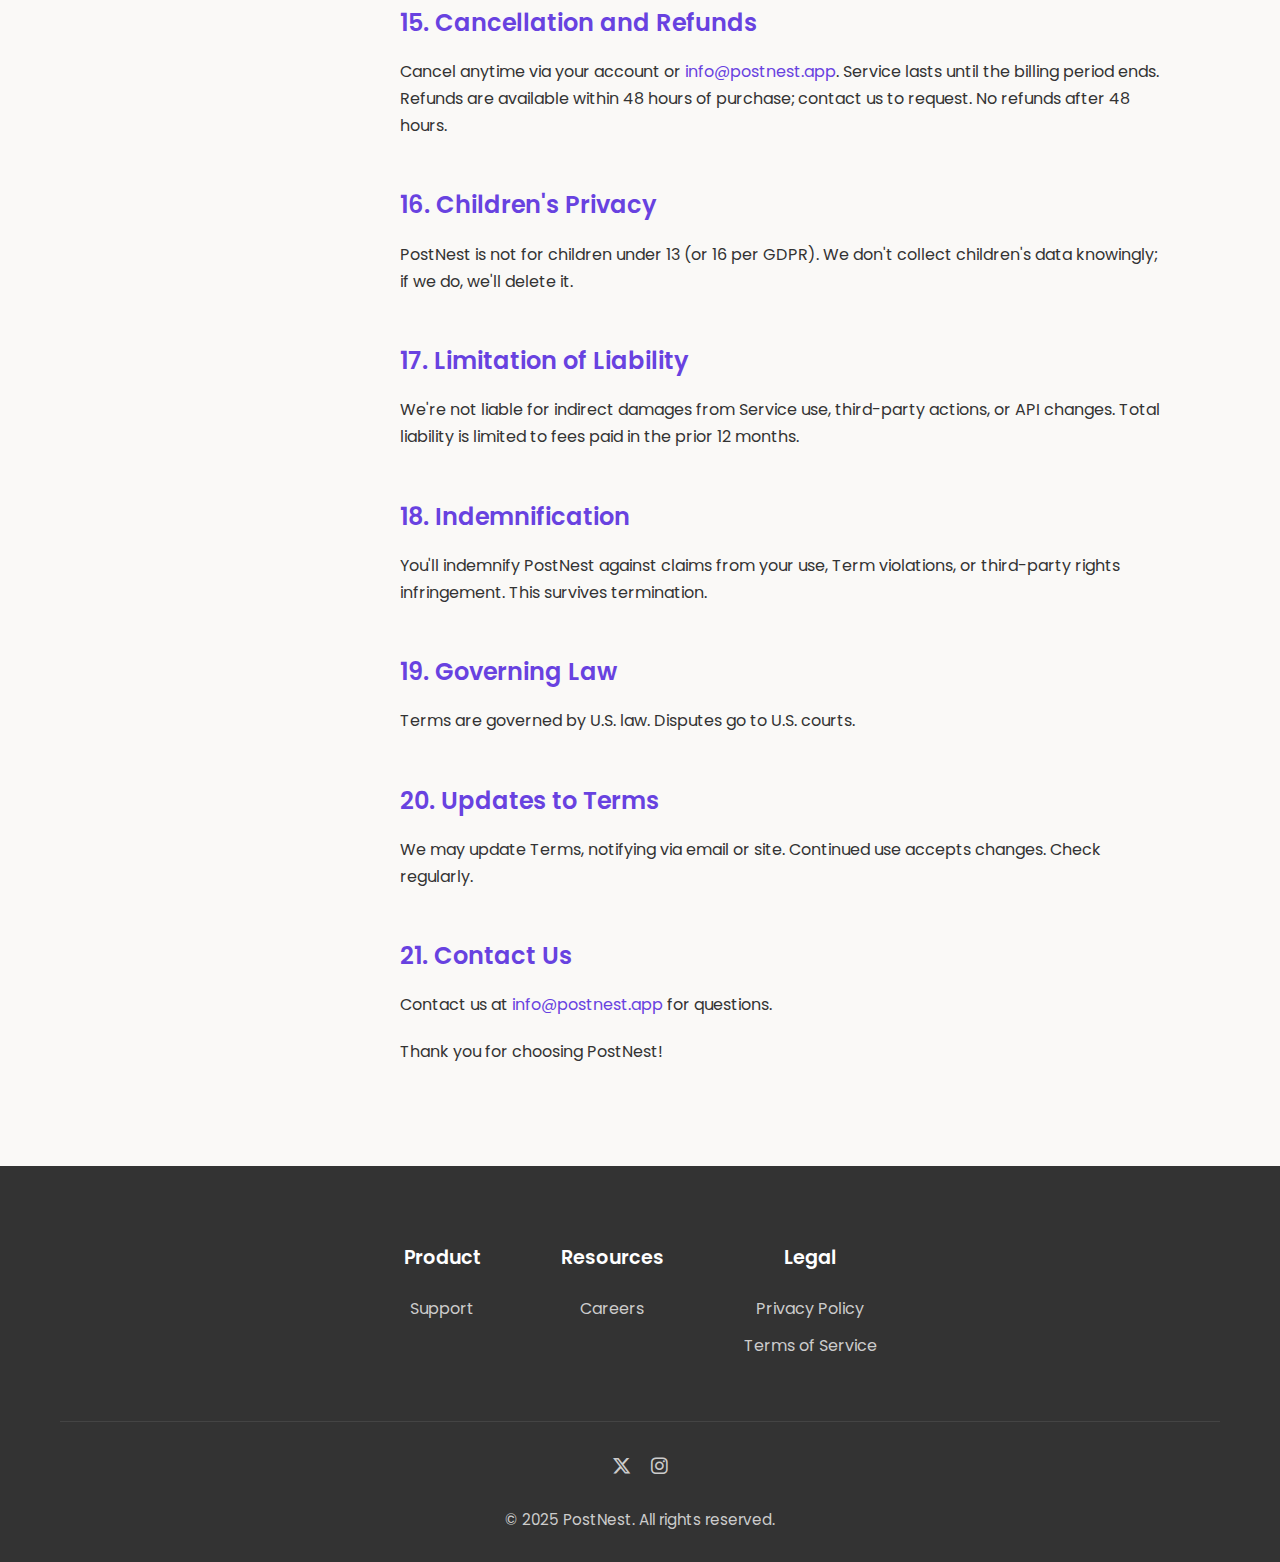
<file: tos.html>
<!DOCTYPE html>
<html lang="en">
<head>
    <meta charset="UTF-8">
    <meta name="viewport" content="width=device-width, initial-scale=1.0">
    <title>Terms of Service - PostNest</title>
    <meta name="description" content="Terms of Service for PostNest - The all-in-one platform for scheduling posts to Twitter/X, Instagram, LinkedIn, Facebook, TikTok, YouTube, Bluesky, Threads, and Pinterest.">
    <link rel="stylesheet" href="css/style.css">
    <link rel="icon" href="images/favicon.ico">
    <!-- Font Awesome for icons -->
    <link rel="stylesheet" href="https://cdnjs.cloudflare.com/ajax/libs/font-awesome/6.5.1/css/all.min.css">
    <!-- Google Fonts -->
    <link href="https://fonts.googleapis.com/css2?family=Poppins:wght@300;400;500;600;700&display=swap" rel="stylesheet">
    <style>
        .tos-container {
            display: flex;
            max-width: 1200px;
            margin: 0 auto;
            padding: 40px 20px;
            position: relative;
        }
        
        .tos-sidebar {
            width: 280px;
            position: sticky;
            top: 100px;
            height: calc(100vh - 150px);
            overflow-y: auto;
            padding-right: 20px;
            flex-shrink: 0;
        }
        
        .tos-sidebar-list {
            list-style: none;
            padding: 0;
            margin: 0;
        }
        
        .tos-sidebar-item {
            padding: 10px 15px;
            margin-bottom: 5px;
            border-radius: 5px;
            cursor: pointer;
            transition: all 0.3s ease;
            font-size: 0.9rem;
            color: var(--dark-color);
        }
        
        .tos-sidebar-item:hover {
            background-color: rgba(104, 66, 224, 0.05);
        }
        
        .tos-sidebar-item.active {
            background-color: rgba(104, 66, 224, 0.1);
            color: var(--primary-color);
            font-weight: 500;
            border-left: 3px solid var(--primary-color);
        }
        
        .tos-content {
            flex: 1;
            padding: 0 20px 40px;
            line-height: 1.6;
        }
        
        .tos-content h1 {
            margin-bottom: 20px;
            color: var(--primary-color);
            font-size: 2.5rem;
        }
        
        .tos-content h2 {
            margin-top: 40px;
            margin-bottom: 20px;
            color: var(--primary-color);
            font-size: 1.5rem;
            scroll-margin-top: 100px; /* For smooth scrolling to sections */
        }
        
        .tos-content p, .tos-content ul {
            margin-bottom: 20px;
            color: var(--dark-color);
        }
        
        .tos-content ul {
            padding-left: 20px;
        }
        
        .tos-content ul li {
            margin-bottom: 10px;
            list-style-type: disc;
        }
        
        .tos-content a {
            color: var(--primary-color);
            text-decoration: none;
            transition: var(--transition);
        }
        
        .tos-content a:hover {
            text-decoration: underline;
        }
        
        .last-updated {
            font-style: italic;
            color: var(--gray-color);
            margin-bottom: 30px;
        }
        
        .tos-header {
            background-color: var(--light-color);
            padding: 60px 0 30px;
            text-align: center;
        }
        
        .tos-header h1 {
            color: var(--primary-color);
            margin-bottom: 10px;
        }
        
        .back-link {
            display: inline-block;
            margin-top: 40px;
            color: var(--primary-color);
            text-decoration: none;
            transition: var(--transition);
        }
        
        .back-link:hover {
            color: var(--primary-dark);
        }
        
        .back-link i {
            margin-right: 5px;
        }
        
        /* Mobile responsiveness */
        @media (max-width: 768px) {
            .tos-container {
                flex-direction: column;
            }
            
            .tos-sidebar {
                width: 100%;
                position: relative;
                top: 0;
                height: auto;
                margin-bottom: 30px;
                padding-right: 0;
            }
            
            .tos-sidebar-list {
                display: flex;
                flex-wrap: wrap;
                gap: 5px;
            }
            
            .tos-sidebar-item {
                padding: 8px 12px;
                font-size: 0.8rem;
            }
        }
    </style>
</head>
<body>
    <header>
        <div class="container">
            <div class="header-content">
                <div class="logo-section">
                    <a href="index.html" class="logo">
                        <img src="images/logo.png" alt="PostNest Logo">
                    </a>
                </div>
                <div>
                    <ul class="nav-links">
                        <li><a href="index.html#features">Features</a></li>
                        <li><a href="index.html#how-it-works">How It Works</a></li>
                        <li><a href="index.html#pricing">Pricing</a></li>
                        <li><a href="#">Contact</a></li>
                    </ul>
                </div>
                <div class="cta-buttons">
                    <a href="#" class="btn btn-secondary">Log In</a>
                    <a href="#" class="btn btn-primary">Sign Up Free</a>
                </div>
            </div>
        </div>
    </header>
    
    <div class="container">
        <a href="index.html" class="back-to-home"><i class="fas fa-arrow-left"></i> Back to Homepage</a>
    </div>

    <main>
        <div class="tos-container">
            <aside class="tos-sidebar">
                <ul class="tos-sidebar-list">
                    <li class="tos-sidebar-item active" data-section="intro">Introduction</li>
                    <li class="tos-sidebar-item" data-section="section1">1. Description of Services</li>
                    <li class="tos-sidebar-item" data-section="section2">2. TikTok Compliance</li>
                    <li class="tos-sidebar-item" data-section="section3">3. Instagram Compliance</li>
                    <li class="tos-sidebar-item" data-section="section4">4. Twitter/X Compliance</li>
                    <li class="tos-sidebar-item" data-section="section5">5. Bluesky Compliance</li>
                    <li class="tos-sidebar-item" data-section="section6">6. Pinterest Compliance</li>
                    <li class="tos-sidebar-item" data-section="section7">7. YouTube Compliance</li>
                    <li class="tos-sidebar-item" data-section="section8">8. Facebook Compliance</li>
                    <li class="tos-sidebar-item" data-section="section9">9. LinkedIn Compliance</li>
                    <li class="tos-sidebar-item" data-section="section10">10. API Usage and Limits</li>
                    <li class="tos-sidebar-item" data-section="section11">11. Compliance with Canva Terms of Service</li>
                    <li class="tos-sidebar-item" data-section="section12">12. Accounts</li>
                    <li class="tos-sidebar-item" data-section="section13">13. Content</li>
                    <li class="tos-sidebar-item" data-section="section14">14. Payment Terms</li>
                    <li class="tos-sidebar-item" data-section="section15">15. Cancellation & Refunds</li>
                    <li class="tos-sidebar-item" data-section="section16">16. Children's Privacy</li>
                    <li class="tos-sidebar-item" data-section="section17">17. Limitation of Liability</li>
                    <li class="tos-sidebar-item" data-section="section18">18. Indemnification</li>
                    <li class="tos-sidebar-item" data-section="section19">19. Governing Law</li>
                    <li class="tos-sidebar-item" data-section="section20">20. Updates to Terms</li>
                    <li class="tos-sidebar-item" data-section="section21">21. Contact Us</li>
                </ul>
            </aside>
            
            <div class="tos-content">
                <h1 style="color: var(--primary-color); margin-bottom: 15px;">Terms of Service</h1>
                <p class="last-updated">Last Updated: May 10, 2025</p>
                <div id="intro">
                    <p>Welcome to PostNest, a social media management tool ("Services") operated by PostNest ("us", "we", "our"). By accessing or using our Services at <a href="https://postnest.app">postnest.app</a>, you agree to these Terms of Service ("Terms"). If you do not agree, you may not use the Services.</p>
                </div>

                <h2 id="section1">1. Description of Services</h2>
                <p>PostNest allows users to schedule, post, and manage content across multiple social media platforms from one dashboard using their APIs.</p>

                <h2 id="section2">2. Compliance with TikTok Terms of Service</h2>
                <p>By connecting your TikTok account, you agree to comply with TikTok's Terms of Service (<a href="https://www.tiktok.com/legal/terms-of-service" target="_blank">https://www.tiktok.com/legal/terms-of-service</a>). You authorize us to access and post on your behalf, subject to TikTok's limits (e.g., 100 posts/day per app). We are not liable for violations of TikTok's terms resulting from your use.</p>

                <h2 id="section3">3. Compliance with Instagram Terms of Service</h2>
                <p>By connecting your Instagram account, you agree to comply with Instagram's Terms of Use (<a href="https://help.instagram.com/581066165581870" target="_blank">https://help.instagram.com/581066165581870</a>). You authorize us to access and post, adhering to Instagram's rate limits (e.g., 200 requests/hour per user). We are not responsible for breaches of Instagram's terms.</p>

                <h2 id="section4">4. Compliance with Twitter/X Terms of Service</h2>
                <p>By connecting your Twitter/X account, you agree to comply with Twitter/X's Terms of Service (<a href="https://x.com/en/tos" target="_blank">https://x.com/en/tos</a>). You authorize us to access and post, respecting Twitter/X's limits (e.g., 300 posts/month for free tier). We are not liable for violations of Twitter/X's terms.</p>

                <h2 id="section5">5. Compliance with Bluesky Terms of Service</h2>
                <p>By connecting your Bluesky account, you agree to comply with Bluesky's Terms of Service (<a href="https://bsky.app/about/terms-of-service" target="_blank">https://bsky.app/about/terms-of-service</a>). You authorize us to access and post on your behalf, subject to Bluesky's API limits. We are not responsible for breaches of Bluesky's terms.</p>

                <h2 id="section6">6. Compliance with Pinterest Terms of Service</h2>
                <p>By connecting your Pinterest account, you agree to comply with Pinterest's Terms of Service (<a href="https://policy.pinterest.com/en/terms-of-service" target="_blank">https://policy.pinterest.com/en/terms-of-service</a>). You authorize us to access and post, adhering to Pinterest's API limits (e.g., 1,000 requests/day per app). We are not liable for violations of Pinterest's terms.</p>

                <h2 id="section7">7. Compliance with YouTube Terms of Service</h2>
                <p>By connecting your YouTube account, you agree to comply with YouTube's Terms of Service (<a href="https://www.youtube.com/t/terms" target="_blank">https://www.youtube.com/t/terms</a>). You authorize us to access and post, respecting YouTube's API quotas (e.g., 10,000 units/day). We are not responsible for breaches of YouTube's terms.</p>

                <h2 id="section8">8. Compliance with Facebook Terms of Service</h2>
                <p>By connecting your Facebook account, you agree to comply with Facebook's Terms of Service (<a href="https://www.facebook.com/legal/terms" target="_blank">https://www.facebook.com/legal/terms</a>). You authorize us to access and post, adhering to Facebook's API limits (e.g., 200 requests/hour per user). We are not liable for violations of Facebook's terms.</p>

                <h2 id="section9">9. Compliance with LinkedIn Terms of Service</h2>
                <p>By connecting your LinkedIn account, you agree to comply with LinkedIn's User Agreement (<a href="https://www.linkedin.com/legal/user-agreement" target="_blank">https://www.linkedin.com/legal/user-agreement</a>). You authorize us to access and post, respecting LinkedIn's API limits (e.g., 100,000 requests/day per app). We are not responsible for breaches of LinkedIn's terms.</p>

                <h2 id="section10">10. API Usage and Limits</h2>
                <p>We actively monitor and manage API usage to comply with platform limits. Limits (e.g., posts, refreshes) are shared across team members in applicable plans (e.g., Pro, Lifetime) to prevent overuse. Misuse may lead to account suspension; see our <a href="https://postnest.app/privacy.html">Privacy Policy</a> for details.</p>

                <h2 id="section11">11. Compliance with Canva Terms of Service</h2>
                <p>PostNest may integrate with Canva, a design platform provided by Canva Pty Ltd. (“Canva”), to enable features such as content creation and design integration. By using these features, you agree to comply with Canva’s Terms of Use (https://www.canva.com/policies/terms-of-use) and Privacy Policy (https://www.canva.com/policies/privacy-policy), which you are responsible for reviewing. You authorize us to access Canva’s services on your behalf, subject to Canva’s API limits and policies. Any designs or assets created or accessed via Canva remain the intellectual property of Canva or its licensors, and PostNest may display Canva branding (e.g., “Powered by Canva”) where applicable. We are not liable for downtime, changes, or discontinuation of Canva’s services, nor for your misuse of Canva’s terms.</p>

                <h2 id="section12">12. Accounts</h2>
                <p>Provide accurate account details. Safeguard your password and notify us at <a href="mailto:info@postnest.app">info@postnest.app</a> of breaches. We may terminate accounts for false information or misuse.</p>

                <h2 id="section13">13. Content</h2>
                <p>You own your content ("Content") but grant us a license to post it. Ensure Content complies with laws and platform rules. We may remove infringing Content or terminate accounts.</p>

                <h2 id="section14">14. Payment Terms</h2>
                <p>Paid Services require accurate payment info. Prices may change with 14 days' notice via email or site. Cancel before changes if you disagree.</p>

                <h2 id="section15">15. Cancellation and Refunds</h2>
                <p>Cancel anytime via your account or <a href="mailto:info@postnest.app">info@postnest.app</a>. Service lasts until the billing period ends. Refunds are available within 48 hours of purchase; contact us to request. No refunds after 48 hours.</p>

                <h2 id="section16">16. Children's Privacy</h2>
                <p>PostNest is not for children under 13 (or 16 per GDPR). We don't collect children's data knowingly; if we do, we'll delete it.</p>

                <h2 id="section17">17. Limitation of Liability</h2>
                <p>We're not liable for indirect damages from Service use, third-party actions, or API changes. Total liability is limited to fees paid in the prior 12 months.</p>

                <h2 id="section18">18. Indemnification</h2>
                <p>You'll indemnify PostNest against claims from your use, Term violations, or third-party rights infringement. This survives termination.</p>

                <h2 id="section19">19. Governing Law</h2>
                <p>Terms are governed by U.S. law. Disputes go to U.S. courts.</p>

                <h2 id="section20">20. Updates to Terms</h2>
                <p>We may update Terms, notifying via email or site. Continued use accepts changes. Check regularly.</p>

                <h2 id="section21">21. Contact Us</h2>
                <p>Contact us at <a href="mailto:info@postnest.app">info@postnest.app</a> for questions.</p>

                <p>Thank you for choosing PostNest!</p>
            </div>
        </div>
    </main>

    <footer>
        <div class="container">
            <div class="footer-columns-container">
                <div class="footer-column">
                    <h4>Product</h4>
                    <a href="mailto:info@postnest.app">Support</a>
                </div>
                <div class="footer-column">
                    <h4>Resources</h4>
                    <a href="/careers.html">Careers</a>
                </div>
                <div class="footer-column">
                    <h4>Legal</h4>
                    <a href="/privacy.html">Privacy Policy</a>
                    <a href="/tos.html">Terms of Service</a>
                </div>
            </div>
            <div class="footer-copyright-social">
                <div class="footer-social-icons">
                    <a href="#"><i class="fab fa-x-twitter"></i></a>
                    <a href="#"><i class="fab fa-instagram"></i></a>
                </div>
                <p>&copy; 2025 PostNest. All rights reserved.</p>
            </div>
        </div>
    </footer>

    <script src="js/main.js"></script>
    <script src="js/tos.js"></script>

</body>
</html>
</file>
<file: css/style.css>
/* Base Variables */
:root {
    --primary-color: #6842e0; /* Purple */
    --primary-hover: #5835c9;
    --primary-dark: #4a2db0;
    --secondary-color: #ff9933; /* Orange */
    --secondary-hover: #e88a2a;
    --secondary-dark: #d47b1e;
    --dark-color: #333333;
    --gray-color: #666666;
    --light-gray: #f5f6fa;
    --light-color: #faf9f7; /* Warm white */
    --success-color: #28a745;
    --danger-color: #dc3545;
    --warning-color: #ffc107;
    --info-color: #17a2b8;
    --white-color: #ffffff;
    --border-radius: 12px;
    --box-shadow: 0 8px 30px rgba(0, 0, 0, 0.12);
    --transition: all 0.3s ease;
    --font-family: 'Poppins', sans-serif;
    --social-icon-color: #6842e0;
    --section-spacing: 70px; /* Reduced from 80-100px */
}

/* Base Styles */
* {
    margin: 0;
    padding: 0;
    box-sizing: border-box;
}

html, body {
    height: 100%;
    margin: 0;
    padding: 0;
}

body {
    font-family: var(--font-family);
    line-height: 1.6;
    color: var(--dark-color);
    background-color: var(--light-color);
    display: flex;
    flex-direction: column;
    min-height: 100vh;
}

h1, h2, h3, h4, h5, h6 {
    font-weight: 600;
    line-height: 1.3;
    margin-bottom: 15px;
}

a {
    color: var(--primary-color);
    text-decoration: none;
    transition: var(--transition);
}

a:hover {
    color: var(--primary-hover);
}

img {
    max-width: 100%;
    height: auto;
}

.container {
    width: 100%;
    max-width: 1200px;
    margin: 0 auto;
    padding: 0 20px;
}

.section-header {
    text-align: center;
    margin-bottom: 40px; /* Reduced from 50px */
}

.section-header h2 {
    font-size: 2.4rem;
    color: var(--dark-color);
    margin-bottom: 15px;
    position: relative;
    padding-bottom: 15px;
}

.section-header h2:after {
    content: '';
    position: absolute;
    bottom: 0;
    left: 50%;
    transform: translateX(-50%);
    width: 80px;
    height: 3px;
    background: linear-gradient(90deg, var(--primary-color), var(--secondary-color));
    border-radius: 10px;
}

.section-header p {
    font-size: 1.2rem;
    color: var(--gray-color);
    max-width: 700px;
    margin: 0 auto;
}

/* Add styles for the Threads icon */
.threads-icon {
    width: 1.8rem;
    height: 1.8rem;
    vertical-align: middle;
    transition: var(--transition);
}

.social-icon-link .threads-icon {
    width: 1.5rem;
    height: 1.5rem;
}

.platform-icons .threads-icon:hover {
    transform: translateY(-5px);
}

/* Buttons */
.btn {
    display: inline-block;
    padding: 12px 24px;
    border-radius: 50px;
    font-weight: 500;
    text-align: center;
    cursor: pointer;
    transition: var(--transition);
    border: none;
    font-size: 1rem;
    text-decoration: none;
    box-shadow: 0 4px 15px rgba(0, 0, 0, 0.1);
}

.btn-primary {
    background: linear-gradient(135deg, var(--primary-color), var(--primary-dark));
    color: white;
    border: none;
}

.btn-primary:hover {
    background: linear-gradient(135deg, var(--primary-hover), var(--primary-color));
    transform: translateY(-2px);
    box-shadow: 0 6px 20px rgba(104, 66, 224, 0.2);
}

.btn-secondary {
    background: linear-gradient(135deg, var(--secondary-color), var(--secondary-dark));
    color: white;
    border: none;
}

.btn-secondary:hover {
    background: linear-gradient(135deg, var(--secondary-hover), var(--secondary-color));
    transform: translateY(-2px);
    box-shadow: 0 6px 20px rgba(255, 153, 51, 0.2);
}

.btn-outline {
    background-color: transparent;
    color: var(--primary-color);
    border: 2px solid var(--primary-color);
}

.btn-outline:hover {
    background-color: var(--primary-color);
    color: white;
    transform: translateY(-2px);
}

/* Header */
header {
    background-color: var(--white-color);
    padding: 20px 0;
    position: sticky;
    top: 0;
    z-index: 1000;
    box-shadow: 0 2px 15px rgba(0, 0, 0, 0.05);
}

.header-content {
    display: flex;
    justify-content: space-between;
    align-items: center;
}

.logo-section {
    display: flex;
    align-items: center;
}

.logo img {
    max-width: 50px;
    height: auto;
    margin-right: 10px;
    transition: var(--transition);
}

.logo:hover img {
    transform: scale(1.05);
}

.tagline {
    font-size: 0.9rem;
    color: var(--secondary-color);
    font-weight: 500;
    display: block;
}

.nav-section {
    display: flex;
    align-items: center;
}

.nav-links {
    display: flex;
    list-style: none;
    margin: 0 20px 0 0;
    padding: 0;
}

.nav-links li {
    margin-left: 0;
    margin-right: 25px;
    position: relative;
    display: flex;
    align-items: center;
}

.nav-links a {
    color: var(--dark-color);
    font-weight: 500;
    font-size: 1rem;
    text-decoration: none;
    position: relative;
    padding: 5px 0;
}

.nav-links a::after {
    content: '';
    position: absolute;
    bottom: 0;
    left: 0;
    width: 0%;
    height: 2px;
    background-color: var(--primary-color);
    transition: width 0.3s ease;
}

.nav-links a:hover::after {
    width: 100%;
}

.nav-links a:hover {
    color: var(--primary-color);
}

.mobile-menu {
    display: none;
    font-size: 1.5rem;
    cursor: pointer;
}

.cta-buttons {
    display: flex;
    gap: 10px;
}

/* Hero Section */
.hero {
    padding: 100px 0 60px;
    background: linear-gradient(135deg, #f3f4f8 0%, #e6e9f0 100%);
    position: relative;
    overflow: hidden;
}

.hero::before {
    content: '';
    position: absolute;
    top: 0;
    left: 0;
    width: 100%;
    height: 100%;
    background-image: url("data:image/svg+xml,%3Csvg width='100' height='100' viewBox='0 0 100 100' xmlns='http://www.w3.org/2000/svg'%3E%3Cpath d='M11 18c3.866 0 7-3.134 7-7s-3.134-7-7-7-7 3.134-7 7 3.134 7 7 7zm48 25c3.866 0 7-3.134 7-7s-3.134-7-7-7-7 3.134-7 7 3.134 7 7 7zm-43-7c1.657 0 3-1.343 3-3s-1.343-3-3-3-3 1.343-3 3 1.343 3 3 3zm63 31c1.657 0 3-1.343 3-3s-1.343-3-3-3-3 1.343-3 3 1.343 3 3 3zM34 90c1.657 0 3-1.343 3-3s-1.343-3-3-3-3 1.343-3 3 1.343 3 3 3zm56-76c1.657 0 3-1.343 3-3s-1.343-3-3-3-3 1.343-3 3 1.343 3 3 3zM12 86c2.21 0 4-1.79 4-4s-1.79-4-4-4-4 1.79-4 4 1.79 4 4 4zm28-65c2.21 0 4-1.79 4-4s-1.79-4-4-4-4 1.79-4 4 1.79 4 4 4zm23-11c2.76 0 5-2.24 5-5s-2.24-5-5-5-5 2.24-5 5 2.24 5 5 5zm-6 60c2.21 0 4-1.79 4-4s-1.79-4-4-4-4 1.79-4 4 1.79 4 4 4zm29 22c2.76 0 5-2.24 5-5s-2.24-5-5-5-5 2.24-5 5 2.24 5 5 5zM32 63c2.76 0 5-2.24 5-5s-2.24-5-5-5-5 2.24-5 5 2.24 5 5 5zm57-13c2.76 0 5-2.24 5-5s-2.24-5-5-5-5 2.24-5 5 2.24 5 5 5zm-9-21c1.105 0 2-.895 2-2s-.895-2-2-2-2 .895-2 2 .895 2 2 2zM60 91c1.105 0 2-.895 2-2s-.895-2-2-2-2 .895-2 2 .895 2 2 2zM35 41c1.105 0 2-.895 2-2s-.895-2-2-2-2 .895-2 2 .895 2 2 2zM12 60c1.105 0 2-.895 2-2s-.895-2-2-2-2 .895-2 2 .895 2 2 2z' fill='%236842e0' fill-opacity='0.03' fill-rule='evenodd'/%3E%3C/svg%3E");
    opacity: 0.5;
}

.hero-content {
    text-align: center;
    position: relative;
    z-index: 2;
    max-width: 900px;
    margin: 0 auto;
}

.hero-content h1 {
    font-size: 3.2rem;
    background: linear-gradient(120deg, #6842e0 0%, #ff9933 100%);
    -webkit-background-clip: text;
    -webkit-text-fill-color: transparent;
    margin-bottom: 25px;
    line-height: 1.2;
}

.hero-content p {
    font-size: 1.25rem;
    color: var(--gray-color);
    margin-bottom: 35px;
    max-width: 800px;
    margin-left: auto;
    margin-right: auto;
}

/* App buttons in hero section - equal sizing */
.app-buttons, .app-download-buttons {
    display: flex;
    justify-content: center;
    align-items: center;
    gap: 20px;
    margin: 30px 0;
}

/* Reset any previous sizing constraints */
.app-buttons img, .app-download-buttons img {
    max-height: 55px;
    width: auto;
    vertical-align: middle;
}

.app-buttons a, .app-download-buttons a {
    display: flex;
    align-items: center;
    justify-content: center;
}

/* Remove any hover styles */
.app-buttons img:hover, .app-download-buttons img:hover {
    transform: none;
    transition: none;
    box-shadow: none;
}

/* Phone mockup */
.phone-mockup {
    width: 280px;
    height: 560px;
    background-color: #000;
    border-radius: 40px;
    padding: 10px;
    position: relative;
    margin: 0 auto;
    box-shadow: 0 20px 40px rgba(0, 0, 0, 0.2);
}

.phone-screen {
    width: 100%;
    height: 100%;
    background-color: white;
    border-radius: 30px;
    overflow: hidden;
}

.app-screenshot {
    width: 100%;
    height: 100%;
    background-color: var(--light-color);
    display: flex;
    flex-direction: column;
}

.app-header {
    background: linear-gradient(135deg, var(--primary-color), var(--primary-dark));
    height: 80px;
    display: flex;
    align-items: center;
    justify-content: center;
    padding: 0 20px;
    box-shadow: 0 2px 10px rgba(0, 0, 0, 0.1);
}

.app-logo {
    display: flex;
    align-items: center;
    justify-content: center;
    width: 100%;
    margin: 0;
    background: transparent;
}

.app-logo img {
    width: 35px;
    height: 35px;
    object-fit: contain;
    background: transparent;
    border-radius: 8px;
    filter: brightness(0) invert(1); /* Make the logo white */
}

.app-name {
    color: white;
    font-size: 1.6rem;
    font-weight: 600;
    letter-spacing: 0.5px;
    text-shadow: 0 1px 2px rgba(0, 0, 0, 0.1);
    text-align: center;
}

.app-content {
    flex: 1;
    padding: 20px;
    display: flex;
    flex-direction: column;
    gap: 15px;
}

.content-item {
    height: 120px;
    background-color: white;
    border-radius: 12px;
    box-shadow: 0 2px 10px rgba(0, 0, 0, 0.05);
}

.step-icon {
    width: 70px;
    height: 70px;
    border-radius: 20px;
    display: flex;
    align-items: center;
    justify-content: center;
    margin-bottom: 20px;
    box-shadow: 0 8px 20px rgba(104, 66, 224, 0.2);
    background: linear-gradient(135deg, var(--primary-color), var(--primary-dark));
}

.step-icon i {
    font-size: 2rem;
    color: white;
}

/* Platform icons */
.platforms {
    margin-top: 30px;
    display: flex;
    flex-direction: column;
    align-items: center;
    gap: 15px;
}

.platforms span {
    font-size: 1rem;
    color: var(--gray-color);
    font-weight: 500;
}

.platform-icons {
    display: flex;
    gap: 25px;
    flex-wrap: wrap;
    justify-content: center;
}

.platform-icons i, .platform-icons .threads-icon {
    font-size: 1.8rem;
    color: var(--social-icon-color);
    transition: var(--transition);
    position: relative;
}

.platform-icons i:hover, .platform-icons .threads-icon:hover {
    transform: translateY(-5px);
}

.platform-icons i::after, .platform-icons .threads-icon::after {
    content: attr(title);
    position: absolute;
    bottom: -30px;
    left: 50%;
    transform: translateX(-50%);
    background-color: var(--dark-color);
    color: white;
    padding: 5px 10px;
    border-radius: 5px;
    font-size: 0.8rem;
    white-space: nowrap;
    opacity: 0;
    visibility: hidden;
    transition: opacity 0.3s ease, visibility 0.3s ease;
    font-family: var(--font-family);
    font-weight: normal;
}

.platform-icons i:hover::after, .platform-icons .threads-icon:hover::after {
    opacity: 1;
    visibility: visible;
}

/* Features Section */
.features {
    padding: var(--section-spacing) 0;
    background-color: var(--white-color);
    position: relative;
    overflow: hidden;
}

.features::before {
    content: '';
    position: absolute;
    width: 300px;
    height: 300px;
    border-radius: 50%;
    background: linear-gradient(135deg, rgba(104, 66, 224, 0.05), rgba(104, 66, 224, 0.08));
    top: -100px;
    left: -150px;
    z-index: 0;
}

.features::after {
    content: '';
    position: absolute;
    width: 250px;
    height: 250px;
    border-radius: 50%;
    background: linear-gradient(135deg, rgba(255, 153, 51, 0.05), rgba(255, 153, 51, 0.08));
    bottom: -80px;
    right: -100px;
    z-index: 0;
}

.feature-grid {
    position: relative;
    z-index: 1;
    display: grid;
    grid-template-columns: repeat(auto-fit, minmax(320px, 1fr));
    gap: 30px;
    margin-top: 40px;
    max-width: 1200px;
    margin-left: auto;
    margin-right: auto;
}

.feature-card {
    background-color: var(--white-color);
    border-radius: var(--border-radius);
    padding: 40px 30px;
    box-shadow: var(--box-shadow);
    transition: var(--transition);
    height: 100%;
    display: flex;
    flex-direction: column;
    border: 1px solid rgba(0, 0, 0, 0.03);
    position: relative;
    overflow: hidden;
}

.feature-card:hover {
    transform: translateY(-10px);
    box-shadow: 0 15px 35px rgba(0, 0, 0, 0.1);
}

.feature-icon {
    width: 70px;
    height: 70px;
    background: linear-gradient(135deg, var(--primary-color), var(--primary-dark));
    border-radius: 20px;
    display: flex;
    align-items: center;
    justify-content: center;
    margin-bottom: 25px;
    box-shadow: 0 8px 20px rgba(104, 66, 224, 0.2);
}

.feature-icon i {
    font-size: 1.8rem;
    color: white;
}

.feature-card h3 {
    font-size: 1.5rem;
    margin-bottom: 15px;
    color: var(--dark-color);
}

.feature-card p {
    color: var(--gray-color);
    margin-bottom: 25px;
    font-size: 1.05rem;
}

/* Adjust spacing in features section */
.feature-benefits {
    margin: 15px 0;
    padding-left: 0;
    list-style: none;
    margin-top: auto;
}

.feature-benefits li {
    margin-bottom: 8px;
    display: flex;
    align-items: flex-start;
    gap: 8px;
    line-height: 1.4;
}

.feature-benefits li i {
    color: var(--success-color);
    font-size: 0.9rem;
    margin-top: 3px;
    flex-shrink: 0;
}

/* Canva Integration Section */
.canva-integration {
    padding: var(--section-spacing) 0;
    background: linear-gradient(135deg, #f8f9fa 0%, #f0f0f5 100%);
    position: relative;
    overflow: hidden;
}

.canva-integration::before {
    content: '';
    position: absolute;
    width: 100%;
    height: 100%;
    background-image: url("data:image/svg+xml,%3Csvg width='100' height='100' viewBox='0 0 100 100' xmlns='http://www.w3.org/2000/svg'%3E%3Cpath d='M11 18c3.866 0 7-3.134 7-7s-3.134-7-7-7-7 3.134-7 7 3.134 7 7 7zm48 25c3.866 0 7-3.134 7-7s-3.134-7-7-7-7 3.134-7 7 3.134 7 7 7zm-43-7c1.657 0 3-1.343 3-3s-1.343-3-3-3-3 1.343-3 3 1.343 3 3 3zm63 31c1.657 0 3-1.343 3-3s-1.343-3-3-3-3 1.343-3 3 1.343 3 3 3zM34 90c1.657 0 3-1.343 3-3s-1.343-3-3-3-3 1.343-3 3 1.343 3 3 3zm56-76c1.657 0 3-1.343 3-3s-1.343-3-3-3-3 1.343-3 3 1.343 3 3 3zM12 86c2.21 0 4-1.79 4-4s-1.79-4-4-4-4 1.79-4 4 1.79 4 4 4zm28-65c2.21 0 4-1.79 4-4s-1.79-4-4-4-4 1.79-4 4 1.79 4 4 4zm23-11c2.76 0 5-2.24 5-5s-2.24-5-5-5-5 2.24-5 5 2.24 5 5 5zm-6 60c2.21 0 4-1.79 4-4s-1.79-4-4-4-4 1.79-4 4 1.79 4 4 4zm29 22c2.76 0 5-2.24 5-5s-2.24-5-5-5-5 2.24-5 5 2.24 5 5 5zM32 63c2.76 0 5-2.24 5-5s-2.24-5-5-5-5 2.24-5 5 2.24 5 5 5zm57-13c2.76 0 5-2.24 5-5s-2.24-5-5-5-5 2.24-5 5 2.24 5 5 5zm-9-21c1.105 0 2-.895 2-2s-.895-2-2-2-2 .895-2 2 .895 2 2 2zM60 91c1.105 0 2-.895 2-2s-.895-2-2-2-2 .895-2 2 .895 2 2 2zM35 41c1.105 0 2-.895 2-2s-.895-2-2-2-2 .895-2 2 .895 2 2 2zM12 60c1.105 0 2-.895 2-2s-.895-2-2-2-2 .895-2 2 .895 2 2 2z' fill='%23ff9933' fill-opacity='0.05' fill-rule='evenodd'/%3E%3C/svg%3E");
    opacity: 0.5;
}

.canva-content {
    display: grid;
    grid-template-columns: 1fr 1fr;
    gap: 40px;
    align-items: center;
    margin-top: 30px; /* Reduced from 40px */
    max-width: 1200px;
    margin-left: auto;
    margin-right: auto;
}

.canva-features {
    display: flex;
    flex-direction: column;
    gap: 30px;
}

.canva-features li {
    display: flex;
    align-items: flex-start;
    gap: 20px;
    margin-bottom: 25px;
}

.canva-features li:last-child {
    margin-bottom: 0;
}

.canva-features li i {
    width: 40px;
    height: 40px;
    min-width: 40px;
    background-color: var(--primary-color);
    border-radius: 50%;
    display: flex;
    align-items: center;
    justify-content: center;
    box-shadow: 0 3px 10px rgba(0, 0, 0, 0.1);
    color: white;
    font-size: 1.2rem;
}

.canva-features li div h3 {
    font-size: 1.2rem;
    margin-bottom: 8px;
    color: var(--dark-color);
}

.canva-features li div p {
    color: var(--gray-color);
    font-size: 0.95rem;
    line-height: 1.5;
}

.canva-image {
    text-align: center;
    display: flex;
    align-items: center;
    justify-content: center;
}

.canva-image img {
    max-width: 100%;
    border-radius: var(--border-radius);
    box-shadow: var(--box-shadow);
}

/* How It Works Section */
.how-it-works {
    padding: var(--section-spacing) 0;
    background-color: var(--white-color);
    position: relative;
    overflow: hidden;
}

.how-it-works::before {
    content: '';
    position: absolute;
    width: 100%;
    height: 100%;
    background-image: url("data:image/svg+xml,%3Csvg width='60' height='60' viewBox='0 0 60 60' xmlns='http://www.w3.org/2000/svg'%3E%3Cg fill='none' fill-rule='evenodd'%3E%3Cg fill='%236842e0' fill-opacity='0.03'%3E%3Cpath d='M36 34v-4h-2v4h-4v2h4v4h2v-4h4v-2h-4zm0-30V0h-2v4h-4v2h4v4h2V6h4V4h-4zM6 34v-4H4v4H0v2h4v4h2v-4h4v-2H6zM6 4V0H4v4H0v2h4v4h2V6h4V4H6z'/%3E%3C/g%3E%3C/g%3E%3C/svg%3E");
    opacity: 0.5;
}

.steps {
    position: relative;
    z-index: 1;
    margin-top: 30px;
    display: grid;
    grid-template-columns: repeat(auto-fit, minmax(200px, 1fr));
    gap: 20px;
}

@media (min-width: 1200px) {
    .steps {
        grid-template-columns: repeat(5, 1fr);
    }
}

@media (min-width: 992px) and (max-width: 1199px) {
    .steps {
        grid-template-columns: repeat(3, 1fr);
    }

    .step:nth-child(4), .step:nth-child(5) {
        grid-column: span 1.5;
    }
}

.step {
    position: relative;
    z-index: 1;
    display: flex;
    flex-direction: column;
    align-items: center;
    text-align: center;
}

.step-number {
    width: 50px;
    height: 50px;
    border-radius: 15px;
    background: linear-gradient(135deg, var(--primary-color), var(--primary-dark));
    box-shadow: 0 8px 20px rgba(104, 66, 224, 0.2);
    font-size: 1.2rem;
    color: white;
    display: flex;
    align-items: center;
    justify-content: center;
    font-weight: 600;
    margin: 0 auto 15px;
}

.step-content {
    background-color: var(--white-color);
    border-radius: var(--border-radius);
    padding: 25px;
    box-shadow: var(--box-shadow);
    height: 100%;
    border: 1px solid rgba(0, 0, 0, 0.03);
    display: flex;
    flex-direction: column;
    align-items: center;
}

.step h3 {
    font-size: 1.2rem;
    margin-bottom: 10px;
}

.step p {
    color: var(--gray-color);
    font-size: 0.95rem;
}

/* Why Choose Section */
.why-choose {
    padding: 80px 0;
    background-color: var(--light-gray);
}

.features-grid {
    display: grid;
    grid-template-columns: repeat(auto-fit, minmax(250px, 1fr));
    gap: 30px;
    margin-top: 40px;
}

.feature-box {
    background-color: var(--white-color);
    border-radius: var(--border-radius);
    padding: 30px;
    text-align: center;
    box-shadow: var(--box-shadow);
    transition: var(--transition);
}

.feature-box:hover {
    transform: translateY(-5px);
    box-shadow: 0 10px 25px rgba(0, 0, 0, 0.1);
}

.feature-box-icon {
    width: 60px;
    height: 60px;
    background-color: var(--light-gray);
    border-radius: 50%;
    display: flex;
    align-items: center;
    justify-content: center;
    margin: 0 auto 20px;
}

.feature-box-icon i {
    font-size: 1.5rem;
    color: var(--primary-color);
}

.feature-box h3 {
    font-size: 1.2rem;
    margin-bottom: 10px;
}

.feature-box p {
    color: var(--gray-color);
    font-size: 0.95rem;
}

/* Pricing Section */
.pricing {
    padding: var(--section-spacing) 0;
    background-color: var(--white-color);
    position: relative;
    overflow: hidden;
}

.pricing::before {
    content: '';
    position: absolute;
    right: 0;
    top: 0;
    width: 30%;
    height: 60%;
    background: radial-gradient(circle, rgba(104, 66, 224, 0.03) 0%, rgba(255, 255, 255, 0) 70%);
    z-index: 0;
}

.pricing::after {
    content: '';
    position: absolute;
    left: 0;
    bottom: 0;
    width: 35%;
    height: 50%;
    background: radial-gradient(circle, rgba(255, 153, 51, 0.03) 0%, rgba(255, 255, 255, 0) 70%);
    z-index: 0;
}

.pricing-toggle-tabs {
    display: flex;
    justify-content: center;
    margin-bottom: 30px;
    background-color: #e9ecef;
    border-radius: 30px;
    padding: 5px;
    width: fit-content;
    margin-left: auto;
    margin-right: auto;
}

.pricing-tab {
    padding: 10px 25px;
    border: none;
    border-radius: 30px;
    cursor: pointer;
    transition: all 0.3s ease;
    background-color: transparent;
    color: #555;
    font-weight: 500;
    font-size: 0.9rem;
    display: flex;
    align-items: center;
    gap: 5px;
    outline: none;
}

.pricing-tab:hover {
    background-color: #ddd;
}

.pricing-tab.active {
    background-color: var(--primary-color);
    color: white;
    box-shadow: 0 2px 5px rgba(104, 66, 224, 0.3);
}

.save-badge-toggle {
    background-color: var(--secondary-color);
    color: white;
    font-size: 0.7rem;
    padding: 3px 8px;
    border-radius: 10px;
    font-weight: bold;
    margin-left: 5px;
}

.pricing-grid {
    display: grid;
    grid-template-columns: repeat(auto-fit, minmax(250px, 1fr));
    gap: 20px;
    justify-content: center;
    align-items: stretch;
    margin-top: 25px; /* Reduced from 30px */
}

.pricing-card {
    background-color: white;
    border-radius: 8px;
    box-shadow: 0 5px 15px rgba(0, 0, 0, 0.05);
    padding: 30px 25px;
    text-align: left;
    display: flex;
    flex-direction: column;
    position: relative;
    border: 1px solid #e9ecef;
    transition: transform 0.3s ease, box-shadow 0.3s ease, border-color 0.3s ease;
    cursor: pointer;
}

.pricing-card:hover {
    transform: translateY(-5px);
    box-shadow: 0 10px 25px rgba(0, 0, 0, 0.08);
    border-color: var(--primary-color);
}

.pricing-card.selected {
    transform: translateY(-5px);
    border: 2px solid var(--primary-color);
    box-shadow: 0 10px 25px rgba(104, 66, 224, 0.2);
}

.pricing-card.popular {
    border: 2px solid var(--primary-color);
    padding-top: 60px;
}

.popular-badge-alt {
    position: absolute;
    top: 0;
    left: 0;
    right: 0;
    background-color: var(--primary-color);
    color: white;
    padding: 10px 0;
    font-weight: bold;
    font-size: 0.9rem;
    text-align: center;
    border-top-left-radius: 8px;
    border-top-right-radius: 8px;
}

.pricing-card h3 {
    font-size: 1.4rem;
    font-weight: 600;
    color: #333;
    margin-bottom: 15px;
    text-align: center;
}

.pricing-card .price-container {
    display: flex;
    align-items: flex-start;
    justify-content: center;
    margin-bottom: 5px;
    color: #212529;
}

.pricing-card .price-container .currency {
    font-size: 1.5rem;
    font-weight: 500;
    margin-right: 2px;
    margin-top: 5px;
}

.pricing-card .price-container .amount {
    font-size: 3rem;
    font-weight: 600;
    line-height: 1;
}

.pricing-card .price-breakdown {
    font-size: 0.85rem;
    color: #555;
    margin-bottom: 25px;
    text-align: center;
}

.pricing-features {
    list-style: none;
    padding: 0;
    margin-bottom: 30px;
    flex-grow: 1;
}

.pricing-features li {
    display: flex;
    align-items: flex-start;
    gap: 10px;
    margin-bottom: 12px;
    font-size: 0.95rem;
    color: #333;
    line-height: 1.4;
}

.pricing-features li i.fa-check {
    color: var(--success-color);
    font-size: 0.9rem;
    margin-top: 3px;
    flex-shrink: 0;
}

.pricing-features li i.fa-times {
    color: var(--danger-color);
    font-size: 0.9rem;
    margin-top: 3px;
    flex-shrink: 0;
}

.pricing-card .btn {
    width: 100%;
    padding: 12px 0;
    font-size: 1rem;
    font-weight: 500;
    border-radius: 8px;
    margin-top: auto;
}

/* Testimonials Section */
.testimonials {
    padding: 80px 0;
    background-color: var(--light-gray);
}

.testimonial-cards {
    display: flex;
    flex-wrap: wrap;
    justify-content: center;
    gap: 30px;
    margin-top: 40px;
}

.testimonial-card {
    flex: 1;
    min-width: 300px;
    max-width: 350px;
    background-color: var(--white-color);
    border-radius: var(--border-radius);
    padding: 30px;
    box-shadow: var(--box-shadow);
}

.testimonial-text {
    font-style: italic;
    color: var(--gray-color);
    margin-bottom: 20px;
}

.testimonial-author {
    display: flex;
    align-items: center;
}

.testimonial-author img {
    width: 50px;
    height: 50px;
    border-radius: 50%;
    margin-right: 15px;
}

.author-info h4 {
    font-size: 1.1rem;
    margin-bottom: 5px;
}

.author-info p {
    font-size: 0.9rem;
    color: var(--gray-color);
}

/* FAQ Section */
.faq {
    padding: 80px 0;
    background-color: var(--white-color);
}

.faq-container {
    max-width: 800px;
    margin: 0 auto;
}

.faq-item {
    margin-bottom: 20px;
    border: 1px solid #e9ecef;
    border-radius: var(--border-radius);
    overflow: hidden;
}

.faq-question {
    padding: 20px;
    background-color: var(--light-gray);
    cursor: pointer;
    display: flex;
    justify-content: space-between;
    align-items: center;
}

.faq-question h3 {
    font-size: 1.1rem;
    margin-bottom: 0;
}

.faq-question i {
    transition: var(--transition);
}

.faq-answer {
    padding: 0 20px;
    max-height: 0;
    overflow: hidden;
    transition: max-height 0.3s ease;
}

.faq-item.active .faq-question i {
    transform: rotate(180deg);
}

.faq-item.active .faq-answer {
    padding: 20px;
    max-height: 500px;
}

/* CTA Section */
.cta {
    padding: 80px 0;
    background-color: var(--primary-color);
    color: white;
    text-align: center;
}

.cta h2 {
    font-size: 2.2rem;
    margin-bottom: 20px;
}

.cta p {
    font-size: 1.1rem;
    margin-bottom: 30px;
    max-width: 700px;
    margin-left: auto;
    margin-right: auto;
}

.cta .btn {
    background-color: white;
    color: var(--primary-color);
    font-weight: 600;
}

.cta .btn:hover {
    background-color: var(--secondary-color);
    color: white;
}

/* Footer */
footer {
    padding: 80px 0 30px;
    background-color: var(--dark-color);
    color: white;
    flex-shrink: 0;
    margin-top: auto;
}

.footer-columns-container {
    display: flex;
    justify-content: center;
    gap: 80px;
    margin-bottom: 50px;
    text-align: center;
}

.footer-column {
    display: flex;
    flex-direction: column;
    align-items: center;
}

.footer-column h4 {
    font-size: 1.2rem;
    margin-bottom: 25px;
    color: white;
    font-weight: 600;
}

.footer-column a {
    color: #ccc;
    transition: var(--transition);
    margin-bottom: 12px;
    text-decoration: none;
    font-size: 1rem;
    display: block;
}

.footer-column a:hover {
    color: white;
}

.footer-copyright-social {
    margin-top: 50px;
    padding-top: 30px;
    border-top: 1px solid #444;
    text-align: center;
    font-size: 0.95rem;
    color: #ccc;
    display: flex;
    flex-direction: column;
    align-items: center;
}

.footer-social-icons {
    display: flex;
    justify-content: center;
    gap: 20px;
    margin-bottom: 25px;
}

.footer-social-icons a {
    color: #ccc;
    font-size: 1.2rem;
    transition: var(--transition);
}

.footer-social-icons a:hover {
    color: white;
}

.social-icons {
    display: flex;
    gap: 15px;
    margin-top: 20px;
}

.social-icons a {
    color: white;
    font-size: 1.2rem;
    transition: var(--transition);
}

.social-icons a:hover {
    color: var(--secondary-color);
}

/* Privacy and ToS Pages */
.privacy-header, .tos-header {
    background-color: var(--light-gray);
    padding: 40px 0 30px;
    text-align: center;
}

.privacy-header h1, .tos-header h1 {
    margin-bottom: 10px;
    color: var(--dark-color);
}

.last-updated {
    color: var(--gray-color);
    font-size: 0.9rem;
}

.privacy-container, .tos-container {
    display: flex;
    max-width: 1200px;
    margin: 0 auto;
    padding: 40px 20px;
    position: relative;
    gap: 40px;
}

.privacy-sidebar, .tos-sidebar {
    width: 280px;
    position: sticky;
    top: 100px;
    height: calc(100vh - 150px);
    overflow-y: auto;
    padding-right: 20px;
    flex-shrink: 0;
    border-right: 1px solid #eee;
}

.back-to-home {
    display: block;
    padding: 15px 0;
    margin-bottom: 20px;
    border-bottom: 1px solid #eee;
    color: var(--primary-color);
    font-weight: 500;
    transition: var(--transition);
}

.back-to-home i {
    margin-right: 5px;
}

.back-to-home:hover {
    color: var(--primary-hover);
}

.privacy-sidebar-list, .tos-sidebar-list {
    list-style: none;
    padding: 0;
    margin: 0;
}

.privacy-sidebar-item, .tos-sidebar-item {
    padding: 10px 15px;
    margin-bottom: 5px;
    border-radius: 5px;
    cursor: pointer;
    transition: all 0.3s ease;
    font-size: 0.9rem;
    color: var(--dark-color);
}

.privacy-sidebar-item:hover, .tos-sidebar-item:hover {
    background-color: rgba(104, 66, 224, 0.05);
}

.privacy-sidebar-item.active, .tos-sidebar-item.active {
    background-color: rgba(104, 66, 224, 0.1);
    color: var(--primary-color);
    font-weight: 500;
}

.privacy-content, .tos-content {
    flex: 1;
    max-width: 800px;
}

.privacy-content h2, .tos-content h2 {
    margin-top: 40px;
    margin-bottom: 20px;
    padding-top: 10px;
    color: var(--dark-color);
    font-size: 1.6rem;
}

.privacy-content p, .tos-content p {
    margin-bottom: 20px;
    line-height: 1.7;
    color: var(--gray-color);
}

.privacy-content ul, .tos-content ul {
    margin-bottom: 25px;
    padding-left: 20px;
}

.privacy-content li, .tos-content li {
    margin-bottom: 10px;
    line-height: 1.7;
    color: var(--gray-color);
}

.privacy-content a, .tos-content a {
    color: var(--primary-color);
    text-decoration: none;
    transition: var(--transition);
}

.privacy-content a:hover, .tos-content a:hover {
    text-decoration: underline;
}

/* Social Links */
.social-links {
    display: flex;
    justify-content: center;
    gap: 20px;
    margin-top: 30px;
}

.social-icon-link {
    width: 50px;
    height: 50px;
    border-radius: 50%;
    background-color: var(--light-gray);
    display: flex;
    align-items: center;
    justify-content: center;
    transition: var(--transition);
    position: relative;
    box-shadow: 0 5px 15px rgba(0, 0, 0, 0.08);
}

.social-icon-link i, .social-icon-link .threads-icon {
    font-size: 1.5rem;
    color: var(--social-icon-color);
    transition: var(--transition);
}

.social-icon-link:hover {
    transform: translateY(-5px);
    background-color: var(--primary-color);
    box-shadow: 0 8px 20px rgba(104, 66, 224, 0.2);
}

.social-icon-link:hover i {
    color: white;
}

.social-icon-link:hover .threads-icon {
    filter: brightness(0) invert(1);
}

.social-icon-link::after {
    content: attr(data-platform);
    position: absolute;
    bottom: -40px;
    left: 50%;
    transform: translateX(-50%);
    background-color: var(--dark-color);
    color: white;
    padding: 5px 10px;
    border-radius: 5px;
    font-size: 0.8rem;
    white-space: nowrap;
    opacity: 0;
    visibility: hidden;
    transition: opacity 0.3s ease, visibility 0.3s ease;
}

.social-icon-link:hover::after {
    opacity: 1;
    visibility: visible;
}

/* App download section */
.app-download {
    padding: var(--section-spacing) 0;
    background: linear-gradient(135deg, #f3f4f8 0%, #e6e9f0 100%);
    position: relative;
    overflow: hidden;
}

.download-content {
    display: grid;
    grid-template-columns: 1fr 1fr;
    gap: 40px;
    align-items: center;
}

.app-info {
    display: flex;
    flex-direction: column;
    gap: 30px;
}

.app-features {
    display: flex;
    flex-direction: column;
    gap: 25px;
}

.app-feature {
    display: flex;
    align-items: flex-start;
    gap: 20px;
}

.app-feature i {
    width: 50px;
    height: 50px;
    background: linear-gradient(135deg, var(--primary-color), var(--primary-dark));
    border-radius: 15px;
    display: flex;
    align-items: center;
    justify-content: center;
    color: white;
    font-size: 1.5rem;
    box-shadow: 0 8px 20px rgba(104, 66, 224, 0.2);
}

.app-feature h3 {
    font-size: 1.4rem;
    margin-bottom: 8px;
}

.app-feature p {
    color: var(--gray-color);
    font-size: 1.05rem;
}

.app-mockup {
    display: flex;
    justify-content: center;
    align-items: center;
}

.app-mockup img {
    max-width: 300px;
    border-radius: 30px;
    box-shadow: 0 20px 40px rgba(0, 0, 0, 0.15);
    border: 8px solid white;
}

/* Animations */
@keyframes fadeIn {
    from {
        opacity: 0;
        transform: translateY(20px);
    }
    to {
        opacity: 1;
        transform: translateY(0);
    }
}

@keyframes scaleIn {
    from {
        opacity: 0;
        transform: scale(0.9);
    }
    to {
        opacity: 1;
        transform: scale(1);
    }
}

@keyframes slideInRight {
    from {
        opacity: 0;
        transform: translateX(50px);
    }
    to {
        opacity: 1;
        transform: translateX(0);
    }
}

@keyframes slideInLeft {
    from {
        opacity: 0;
        transform: translateX(-50px);
    }
    to {
        opacity: 1;
        transform: translateX(0);
    }
}

.feature-card, .step, .app-feature, .app-mockup {
    opacity: 0;
    transform: translateY(20px);
    transition: opacity 0.6s ease, transform 0.6s ease;
}

.feature-card.animate, .step.animate, .app-feature.animate, .app-mockup.animate {
    opacity: 1;
    transform: translateY(0);
}

.hero-content h1 {
    animation: fadeIn 1s ease-out forwards;
}

.hero-content p {
    animation: fadeIn 1s ease-out 0.3s forwards;
    opacity: 0;
    animation-fill-mode: forwards;
}

.app-buttons {
    animation: fadeIn 1s ease-out 0.6s forwards;
    opacity: 0;
    animation-fill-mode: forwards;
}

.platforms {
    animation: fadeIn 1s ease-out 0.9s forwards;
    opacity: 0;
    animation-fill-mode: forwards;
}

.app-mockup {
    transform: translateX(50px);
}

.app-mockup.animate {
    animation: slideInRight 0.8s ease-out forwards;
}

.app-feature:nth-child(1) {
    transition-delay: 0.1s;
}

.app-feature:nth-child(2) {
    transition-delay: 0.3s;
}

.app-feature:nth-child(3) {
    transition-delay: 0.5s;
}

.feature-card:nth-child(2) {
    transition-delay: 0.15s;
}

.feature-card:nth-child(3) {
    transition-delay: 0.3s;
}

.feature-card:nth-child(4) {
    transition-delay: 0.45s;
}

.feature-card:nth-child(5) {
    transition-delay: 0.6s;
}

.feature-card:nth-child(6) {
    transition-delay: 0.75s;
}

/* Mobile Menu Animation */
.mobile-menu {
    transition: transform 0.3s ease;
}

.mobile-menu.active i:before {
    content: '\f00d'; /* Font Awesome cross icon */
}

/* Responsive adjustments for new elements */
@media (max-width: 992px) {
    .download-content {
        grid-template-columns: 1fr;
        text-align: center;
    }

    .app-feature {
        justify-content: center;
    }

    .app-download-buttons {
        justify-content: center;
    }

    .hero-content h1 {
        font-size: 2.5rem;
    }

    .app-mockup {
        order: -1;
        margin-bottom: 30px;
    }
}

@media (max-width: 576px) {
    .app-buttons {
        flex-direction: column;
        align-items: center;
        gap: 15px;
    }

    .app-download-buttons {
        flex-direction: column;
        align-items: center;
        gap: 15px;
    }

    .platform-icons {
        gap: 15px;
    }

    .platform-icons i {
        font-size: 1.5rem;
    }

    .social-links {
        gap: 10px;
    }

    .social-icon-link {
        width: 40px;
        height: 40px;
    }

    .social-icon-link i {
        font-size: 1.2rem;
    }

    .threads-icon {
        width: 1.5rem;
        height: 1.5rem;
    }

    .social-icon-link .threads-icon {
        width: 1.2rem;
        height: 1.2rem;
    }

    .app-store-btn, .play-store-btn {
        font-size: 0.9rem;
        padding: 6px 15px;
    }

    .app-store-btn i, .play-store-btn i {
        font-size: 1.5rem;
    }
}

/* Add connecting lines between steps */
@media (min-width: 1200px) {
    .step:not(:last-child)::after {
        content: '';
        position: absolute;
        top: 25px;
        right: -10%;
        width: 20%;
        height: 2px;
        background: linear-gradient(90deg, var(--primary-color), rgba(104, 66, 224, 0.2));
        z-index: 0;
    }
}

@media (min-width: 992px) and (max-width: 1199px) {
    .step:nth-child(1)::after,
    .step:nth-child(2)::after,
    .step:nth-child(4)::after {
        content: '';
        position: absolute;
        top: 25px;
        right: -10%;
        width: 20%;
        height: 2px;
        background: linear-gradient(90deg, var(--primary-color), rgba(104, 66, 224, 0.2));
        z-index: 0;
    }

    .step:nth-child(3)::after {
        content: '';
        position: absolute;
        top: 100%;
        left: 50%;
        width: 2px;
        height: 20px;
        background: linear-gradient(180deg, var(--primary-color), rgba(104, 66, 224, 0.2));
        z-index: 0;
    }
}

/* Add more visual interest to feature cards */
.feature-card::before {
    content: '';
    position: absolute;
    top: -50px;
    right: -50px;
    width: 100px;
    height: 100px;
    background: linear-gradient(135deg, rgba(104, 66, 224, 0.05), rgba(104, 66, 224, 0.02));
    border-radius: 50%;
    z-index: 0;
}

.feature-icon, .feature-card h3, .feature-card p, .feature-benefits {
    position: relative;
    z-index: 1;
}

/* Enhanced step design */
.step-number {
    width: 50px;
    height: 50px;
    border-radius: 15px;
    background: linear-gradient(135deg, var(--primary-color), var(--primary-dark));
    box-shadow: 0 8px 20px rgba(104, 66, 224, 0.2);
    font-size: 1.2rem;
}

.step-content {
    background-color: var(--white-color);
    border-radius: var(--border-radius);
    padding: 25px;
    box-shadow: var(--box-shadow);
    height: 100%;
    border: 1px solid rgba(0, 0, 0, 0.03);
}

.contact {
    padding: var(--section-spacing) 0;
    background-color: var(--white-color);
    position: relative;
    overflow: hidden;
}

.contact::before {
    content: '';
    position: absolute;
    width: 100%;
    height: 100%;
    background-image: url("data:image/svg+xml,%3Csvg xmlns='http://www.w3.org/2000/svg' width='32' height='32' viewBox='0 0 32 32'%3E%3Cg fill='none' fill-rule='evenodd'%3E%3Cg fill='%236842e0' fill-opacity='0.03'%3E%3Cpath d='M0 0h32v32H0V0zm16 32c8.837 0 16-7.163 16-16S24.837 0 16 0 0 7.163 0 16s7.163 16 16 16zm0-2c7.732 0 14-6.268 14-14S23.732 4 16 4 2 10.268 2 18s6.268 14 14 14z'/%3E%3C/g%3E%3C/g%3E%3C/svg%3E");
    opacity: 0.5;
}

.contact-container {
    position: relative;
    z-index: 1;
    background-color: rgba(255, 255, 255, 0.7);
    border-radius: var(--border-radius);
    padding: 40px;
    box-shadow: var(--box-shadow);
    backdrop-filter: blur(5px);
    border: 1px solid rgba(0, 0, 0, 0.03);
    max-width: 800px;
    margin: 0 auto;
}

/* Bluesky icon styling */
.bluesky-icon {
    width: 1.8rem;
    height: 1.8rem;
    vertical-align: middle;
    transition: var(--transition);
    fill: var(--social-icon-color); /* Same color as other social icons */
}

.social-icon-link .bluesky-icon {
    width: 1.5rem;
    height: 1.5rem;
    fill: var(--social-icon-color); /* Ensure consistent color */
}

.platform-icons .bluesky-icon:hover {
    transform: translateY(-5px);
}

.social-icon-link:hover .bluesky-icon {
    fill: white; /* Change fill on hover */
}

/* Phone mockup - App icon styling */
.app-icon-circle {
    width: 36px;
    height: 36px;
    border-radius: 8px;
    background: rgba(255, 255, 255, 0.9);
    display: flex;
    align-items: center;
    justify-content: center;
    box-shadow: 0 1px 3px rgba(0, 0, 0, 0.1);
    margin-right: 10px;
}

.app-icon-circle::before {
    content: "P";
    font-family: var(--font-family);
    font-weight: 700;
    font-size: 20px;
    color: var(--primary-color);
}

/* Store buttons - specific adjustments */
.store-button {
    display: flex;
    align-items: center;
    justify-content: center;
}

/* Only adjust the Apple button */
.store-button img[alt*="App Store"] {
    height: 40px;
    width: auto;
}

/* Make Google Play slightly larger */
.store-button img[alt*="Google Play"] {
    transform: scale(1.08); /* Make Google Play slightly larger */
    transform-origin: center;
}
</file>
